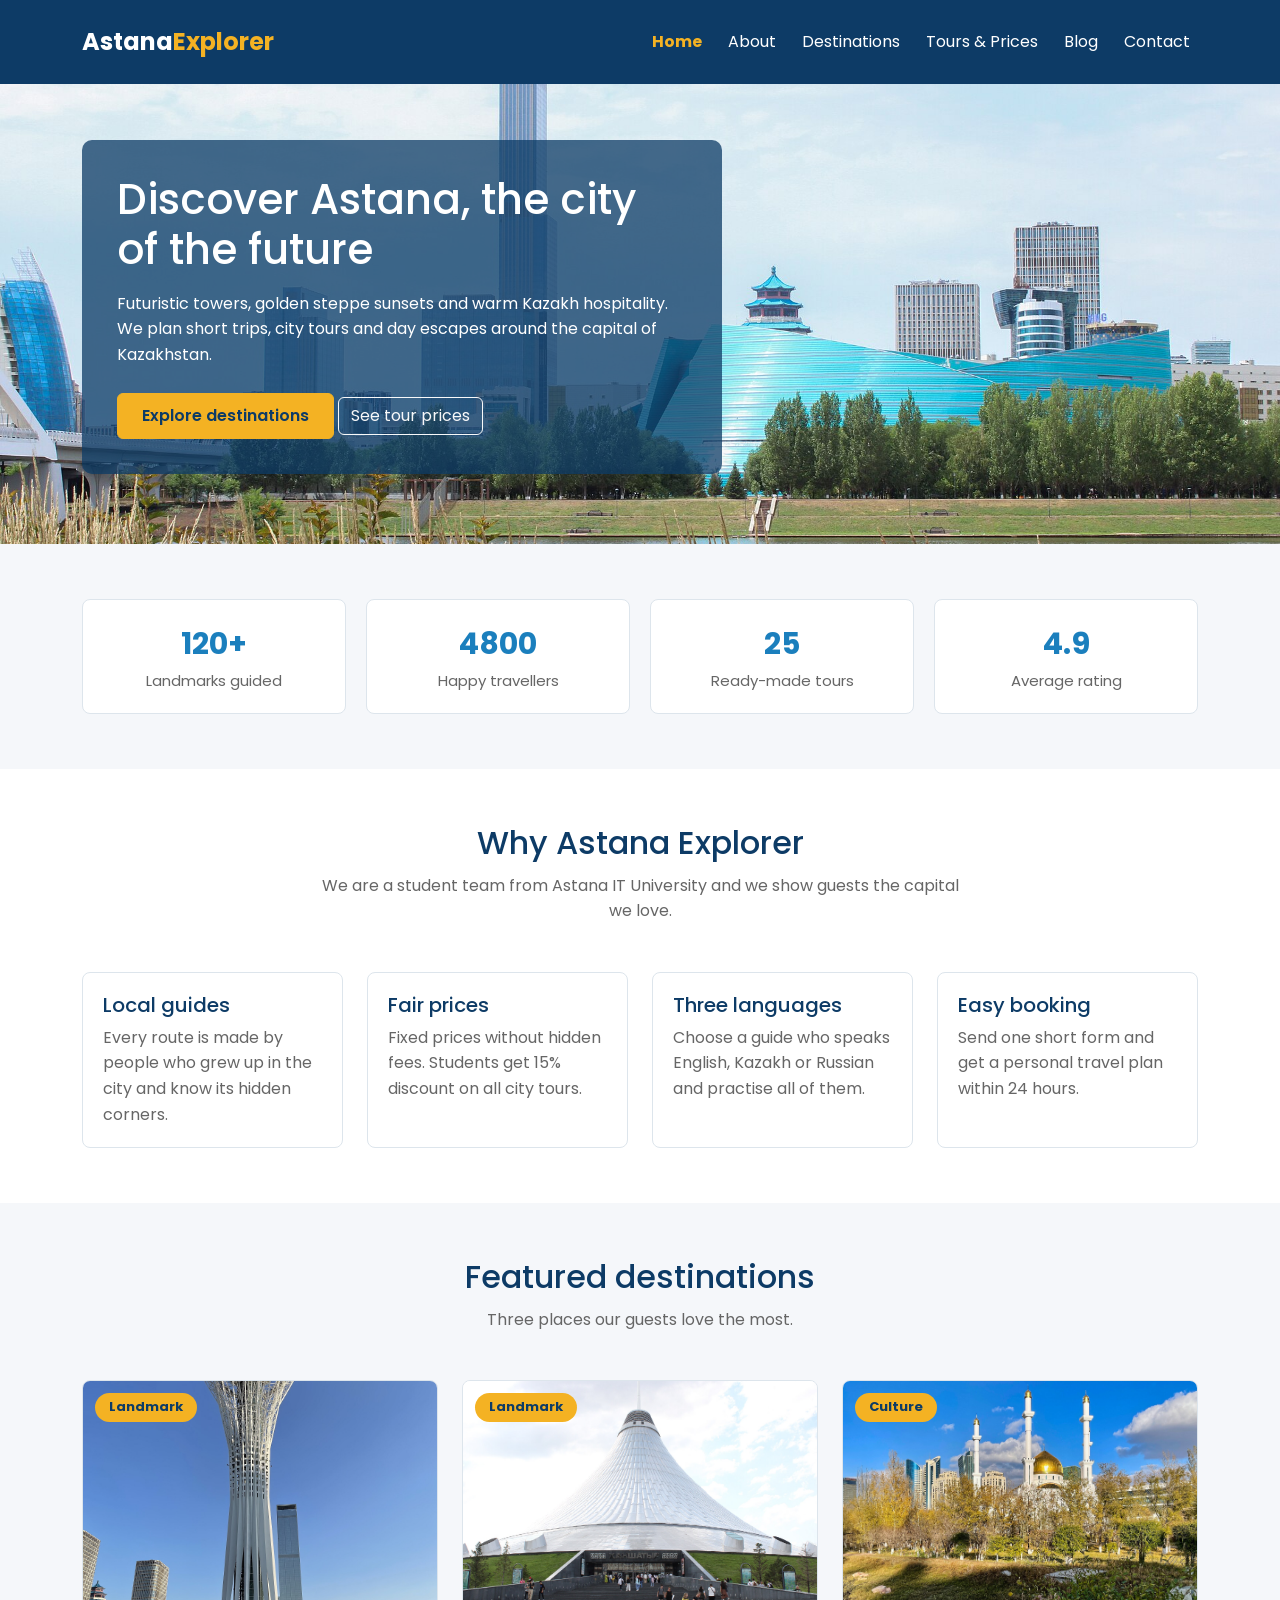
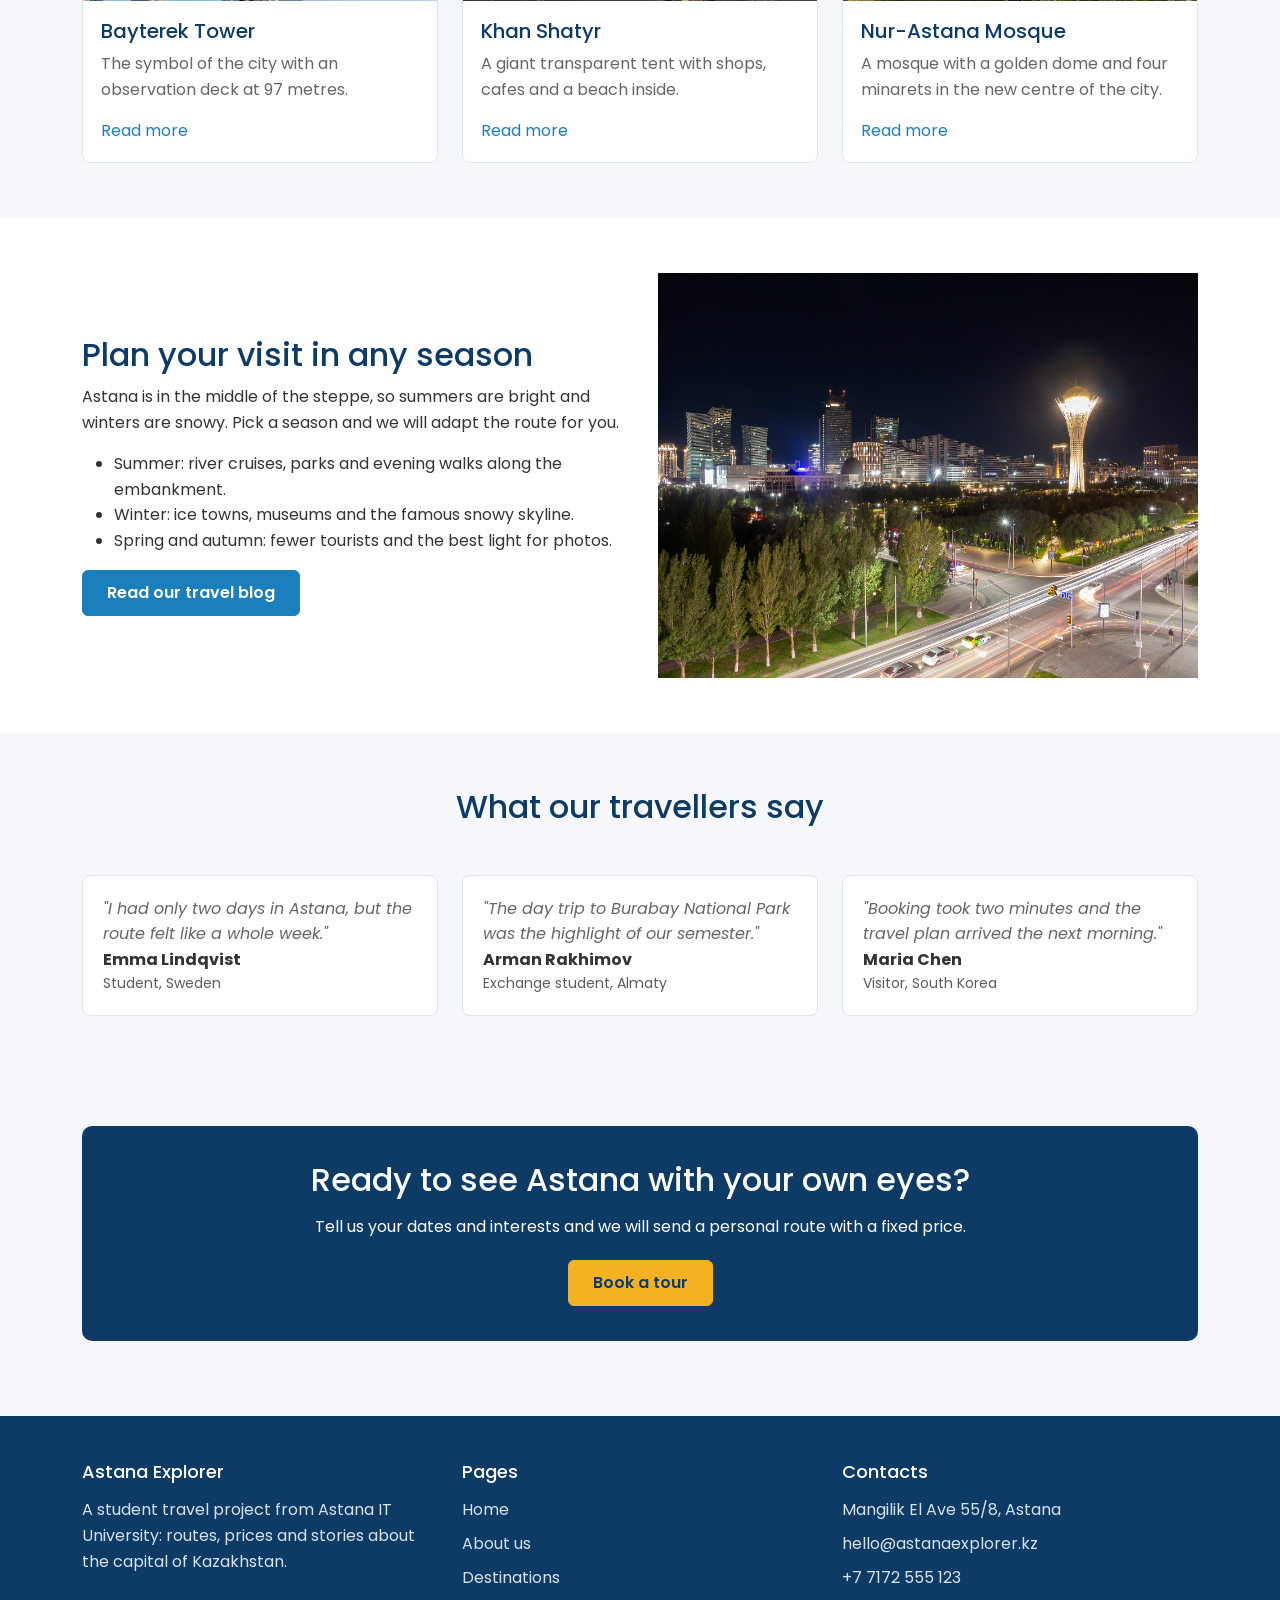
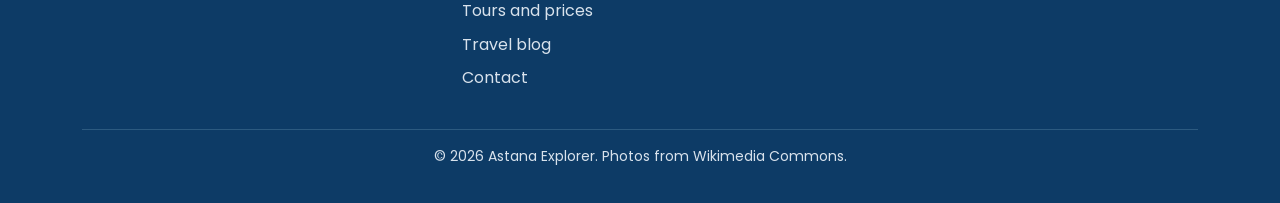
<file: index.html>
<!DOCTYPE html>
<html lang="en">
<head>
  <meta charset="UTF-8">
  <meta name="viewport" content="width=device-width, initial-scale=1">
  <meta name="description" content="Astana Explorer - a travel guide to Astana, Kazakhstan.">
  <title>Astana Explorer | Travel Guide to Astana</title>
  <link rel="preconnect" href="https://fonts.googleapis.com">
  <link href="https://fonts.googleapis.com/css2?family=Poppins:wght@400;600;700&display=swap" rel="stylesheet">
  <link href="https://cdn.jsdelivr.net/npm/bootstrap@5.3.3/dist/css/bootstrap.min.css" rel="stylesheet">
  <link href="css/style.css" rel="stylesheet">
</head>
<body>

  <!-- Header and navigation menu -->
  <header class="site-header">
    <nav class="navbar navbar-expand-lg navbar-dark">
      <div class="container">
        <a class="navbar-brand" href="index.html">Astana<span>Explorer</span></a>
        <button class="navbar-toggler" type="button" data-bs-toggle="collapse" data-bs-target="#menu" aria-label="Toggle navigation">
          <span class="navbar-toggler-icon"></span>
        </button>
        <div class="collapse navbar-collapse" id="menu">
          <ul class="navbar-nav ms-auto">
            <li class="nav-item"><a class="nav-link active" href="index.html">Home</a></li>
            <li class="nav-item"><a class="nav-link" href="about.html">About</a></li>
            <li class="nav-item"><a class="nav-link" href="destinations.html">Destinations</a></li>
            <li class="nav-item"><a class="nav-link" href="tours.html">Tours &amp; Prices</a></li>
            <li class="nav-item"><a class="nav-link" href="blog.html">Blog</a></li>
            <li class="nav-item"><a class="nav-link" href="contact.html">Contact</a></li>
          </ul>
        </div>
      </div>
    </nav>
  </header>

  <main>

    <!-- Hero section -->
    <section class="hero">
      <div class="container">
        <div class="hero-text">
          <h1>Discover Astana, the city of the future</h1>
          <p>
            Futuristic towers, golden steppe sunsets and warm Kazakh hospitality. We plan short trips,
            city tours and day escapes around the capital of Kazakhstan.
          </p>
          <a class="btn btn-gold" href="destinations.html">Explore destinations</a>
          <a class="btn btn-outline-light" href="tours.html">See tour prices</a>
        </div>
      </div>
    </section>

    <!-- Numbers about the project -->
    <section class="section">
      <div class="container">
        <div class="stats">
          <div class="stat-box">
            <strong>120+</strong>
            <span>Landmarks guided</span>
          </div>
          <div class="stat-box">
            <strong>4800</strong>
            <span>Happy travellers</span>
          </div>
          <div class="stat-box">
            <strong>25</strong>
            <span>Ready-made tours</span>
          </div>
          <div class="stat-box">
            <strong>4.9</strong>
            <span>Average rating</span>
          </div>
        </div>
      </div>
    </section>

    <!-- Why our travellers choose us -->
    <section class="section section-white">
      <div class="container">
        <div class="text-center mb-5">
          <h2 class="section-title">Why Astana Explorer</h2>
          <p class="section-text">
            We are a student team from Astana IT University and we show guests the capital we love.
          </p>
        </div>

        <div class="row g-4">
          <div class="col-md-6 col-lg-3">
            <div class="info-box">
              <h3>Local guides</h3>
              <p>Every route is made by people who grew up in the city and know its hidden corners.</p>
            </div>
          </div>
          <div class="col-md-6 col-lg-3">
            <div class="info-box">
              <h3>Fair prices</h3>
              <p>Fixed prices without hidden fees. Students get 15% discount on all city tours.</p>
            </div>
          </div>
          <div class="col-md-6 col-lg-3">
            <div class="info-box">
              <h3>Three languages</h3>
              <p>Choose a guide who speaks English, Kazakh or Russian and practise all of them.</p>
            </div>
          </div>
          <div class="col-md-6 col-lg-3">
            <div class="info-box">
              <h3>Easy booking</h3>
              <p>Send one short form and get a personal travel plan within 24 hours.</p>
            </div>
          </div>
        </div>
      </div>
    </section>

    <!-- Three popular destinations -->
    <section class="section">
      <div class="container">
        <div class="text-center mb-5">
          <h2 class="section-title">Featured destinations</h2>
          <p class="section-text">Three places our guests love the most.</p>
        </div>

        <div class="row g-4">
          <div class="col-md-6 col-lg-4">
            <div class="photo-card">
              <span class="card-badge">Landmark</span>
              <img src="images/bayterek.jpg" alt="Bayterek tower in Astana">
              <div class="card-text">
                <h3>Bayterek Tower</h3>
                <p>The symbol of the city with an observation deck at 97 metres.</p>
                <a href="destinations.html">Read more</a>
              </div>
            </div>
          </div>
          <div class="col-md-6 col-lg-4">
            <div class="photo-card">
              <span class="card-badge">Landmark</span>
              <img src="images/khan-shatyr.jpg" alt="Khan Shatyr shopping mall in Astana">
              <div class="card-text">
                <h3>Khan Shatyr</h3>
                <p>A giant transparent tent with shops, cafes and a beach inside.</p>
                <a href="destinations.html">Read more</a>
              </div>
            </div>
          </div>
          <div class="col-md-6 col-lg-4">
            <div class="photo-card">
              <span class="card-badge">Culture</span>
              <img src="images/nur-astana-mosque.jpg" alt="Nur-Astana mosque with a golden dome">
              <div class="card-text">
                <h3>Nur-Astana Mosque</h3>
                <p>A mosque with a golden dome and four minarets in the new centre of the city.</p>
                <a href="destinations.html">Read more</a>
              </div>
            </div>
          </div>
        </div>
      </div>
    </section>

    <!-- Two columns: text and photo -->
    <section class="section section-white">
      <div class="container">
        <div class="two-columns">
          <div>
            <h2 class="section-title">Plan your visit in any season</h2>
            <p>
              Astana is in the middle of the steppe, so summers are bright and winters are snowy.
              Pick a season and we will adapt the route for you.
            </p>
            <ul>
              <li>Summer: river cruises, parks and evening walks along the embankment.</li>
              <li>Winter: ice towns, museums and the famous snowy skyline.</li>
              <li>Spring and autumn: fewer tourists and the best light for photos.</li>
            </ul>
            <a class="btn btn-blue" href="blog.html">Read our travel blog</a>
          </div>
          <div>
            <img src="images/astana-night.jpg" alt="Astana business centre at night">
          </div>
        </div>
      </div>
    </section>

    <!-- Reviews -->
    <section class="section">
      <div class="container">
        <div class="text-center mb-5">
          <h2 class="section-title">What our travellers say</h2>
        </div>

        <div class="row g-4">
          <div class="col-md-4">
            <div class="info-box">
              <p><em>"I had only two days in Astana, but the route felt like a whole week."</em></p>
              <strong>Emma Lindqvist</strong>
              <p class="small text-muted mb-0">Student, Sweden</p>
            </div>
          </div>
          <div class="col-md-4">
            <div class="info-box">
              <p><em>"The day trip to Burabay National Park was the highlight of our semester."</em></p>
              <strong>Arman Rakhimov</strong>
              <p class="small text-muted mb-0">Exchange student, Almaty</p>
            </div>
          </div>
          <div class="col-md-4">
            <div class="info-box">
              <p><em>"Booking took two minutes and the travel plan arrived the next morning."</em></p>
              <strong>Maria Chen</strong>
              <p class="small text-muted mb-0">Visitor, South Korea</p>
            </div>
          </div>
        </div>
      </div>
    </section>

    <!-- Call to action -->
    <section class="section">
      <div class="container">
        <div class="cta-box">
          <h2>Ready to see Astana with your own eyes?</h2>
          <p>Tell us your dates and interests and we will send a personal route with a fixed price.</p>
          <a class="btn btn-gold" href="contact.html">Book a tour</a>
        </div>
      </div>
    </section>

  </main>

  <!-- Footer -->
  <footer class="site-footer">
    <div class="container">
      <div class="row">
        <div class="col-md-4 footer-column">
          <h4>Astana Explorer</h4>
          <p>
            A student travel project from Astana IT University: routes, prices and stories about the
            capital of Kazakhstan.
          </p>
        </div>
        <div class="col-md-4 footer-column">
          <h4>Pages</h4>
          <ul class="footer-list">
            <li><a href="index.html">Home</a></li>
            <li><a href="about.html">About us</a></li>
            <li><a href="destinations.html">Destinations</a></li>
            <li><a href="tours.html">Tours and prices</a></li>
            <li><a href="blog.html">Travel blog</a></li>
            <li><a href="contact.html">Contact</a></li>
          </ul>
        </div>
        <div class="col-md-4 footer-column">
          <h4>Contacts</h4>
          <ul class="footer-list">
            <li>Mangilik El Ave 55/8, Astana</li>
            <li><a href="mailto:hello@astanaexplorer.kz">hello@astanaexplorer.kz</a></li>
            <li><a href="tel:+77172555123">+7&nbsp;7172&nbsp;555&nbsp;123</a></li>
          </ul>
        </div>
      </div>
      <p class="copyright">&copy; 2026 Astana Explorer. Photos from Wikimedia Commons.</p>
    </div>
  </footer>

  <script src="https://cdn.jsdelivr.net/npm/bootstrap@5.3.3/dist/js/bootstrap.bundle.min.js"></script>
</body>
</html>
</file>
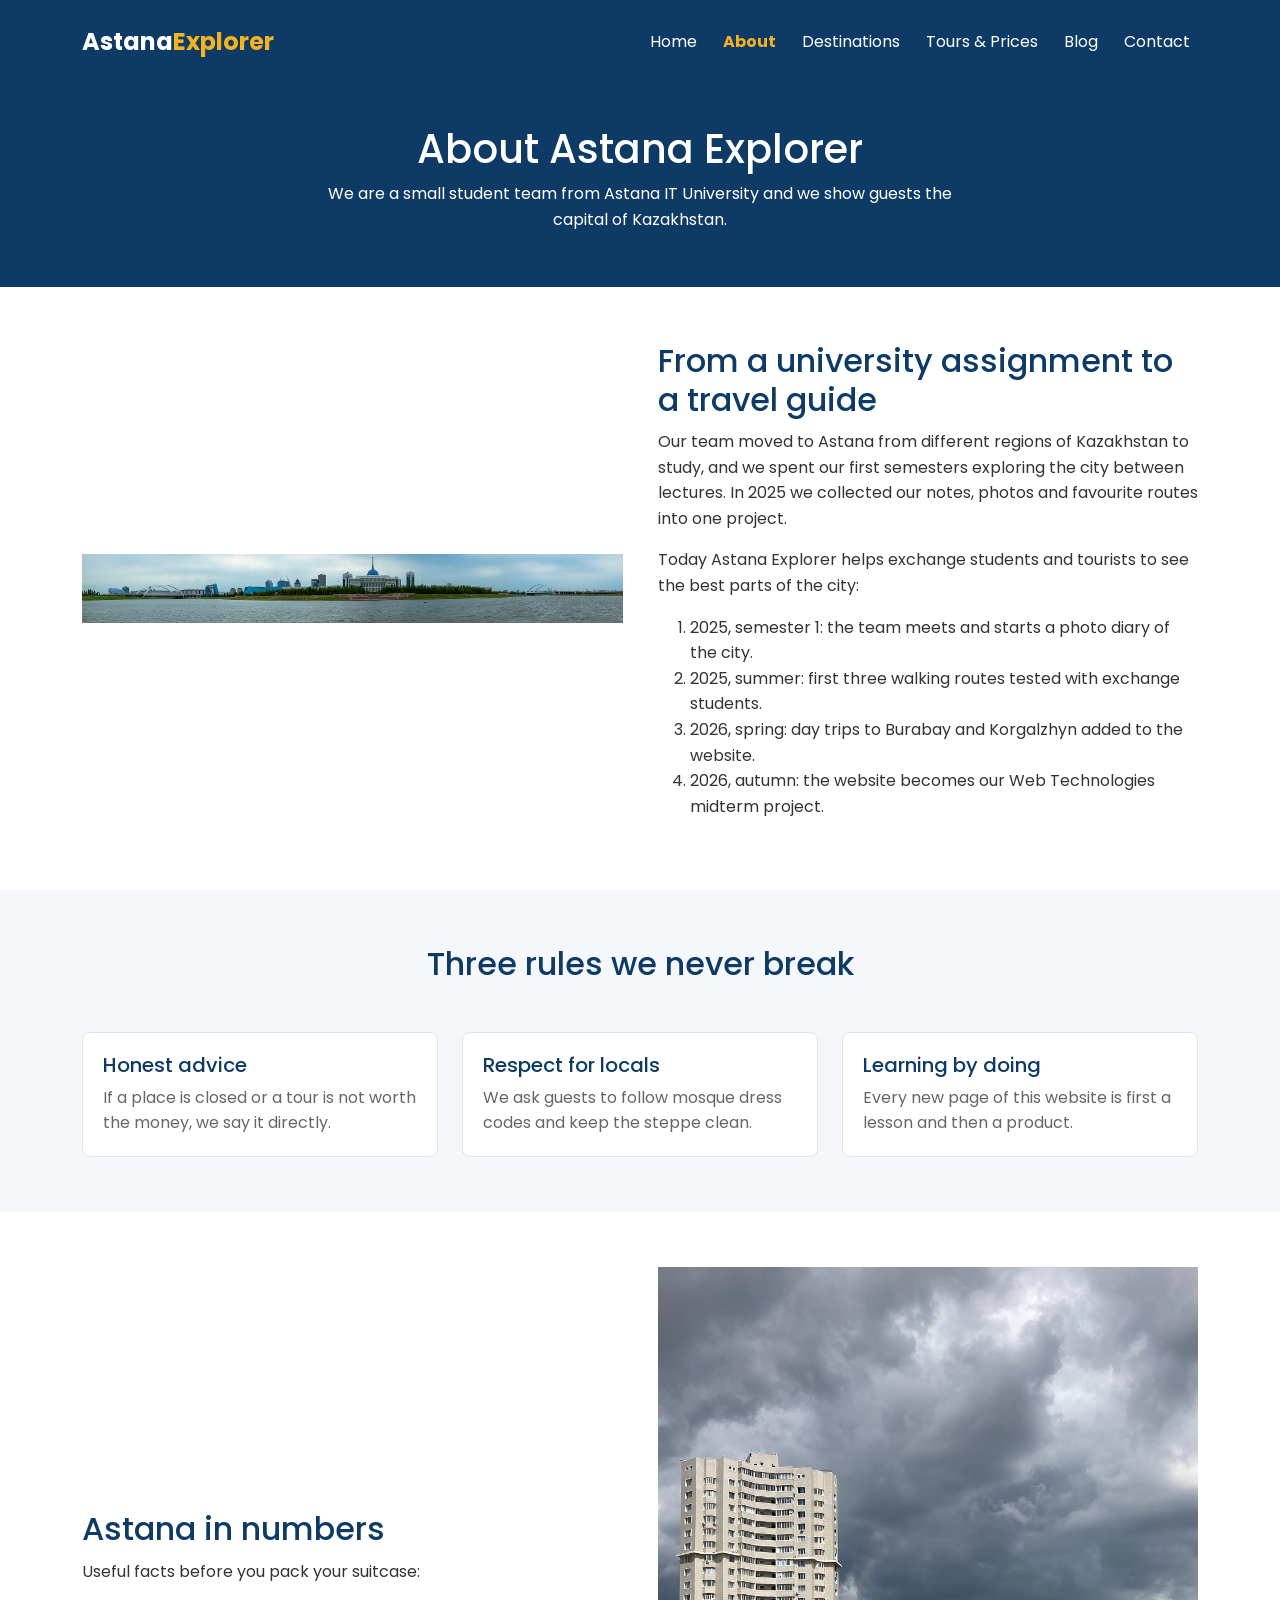
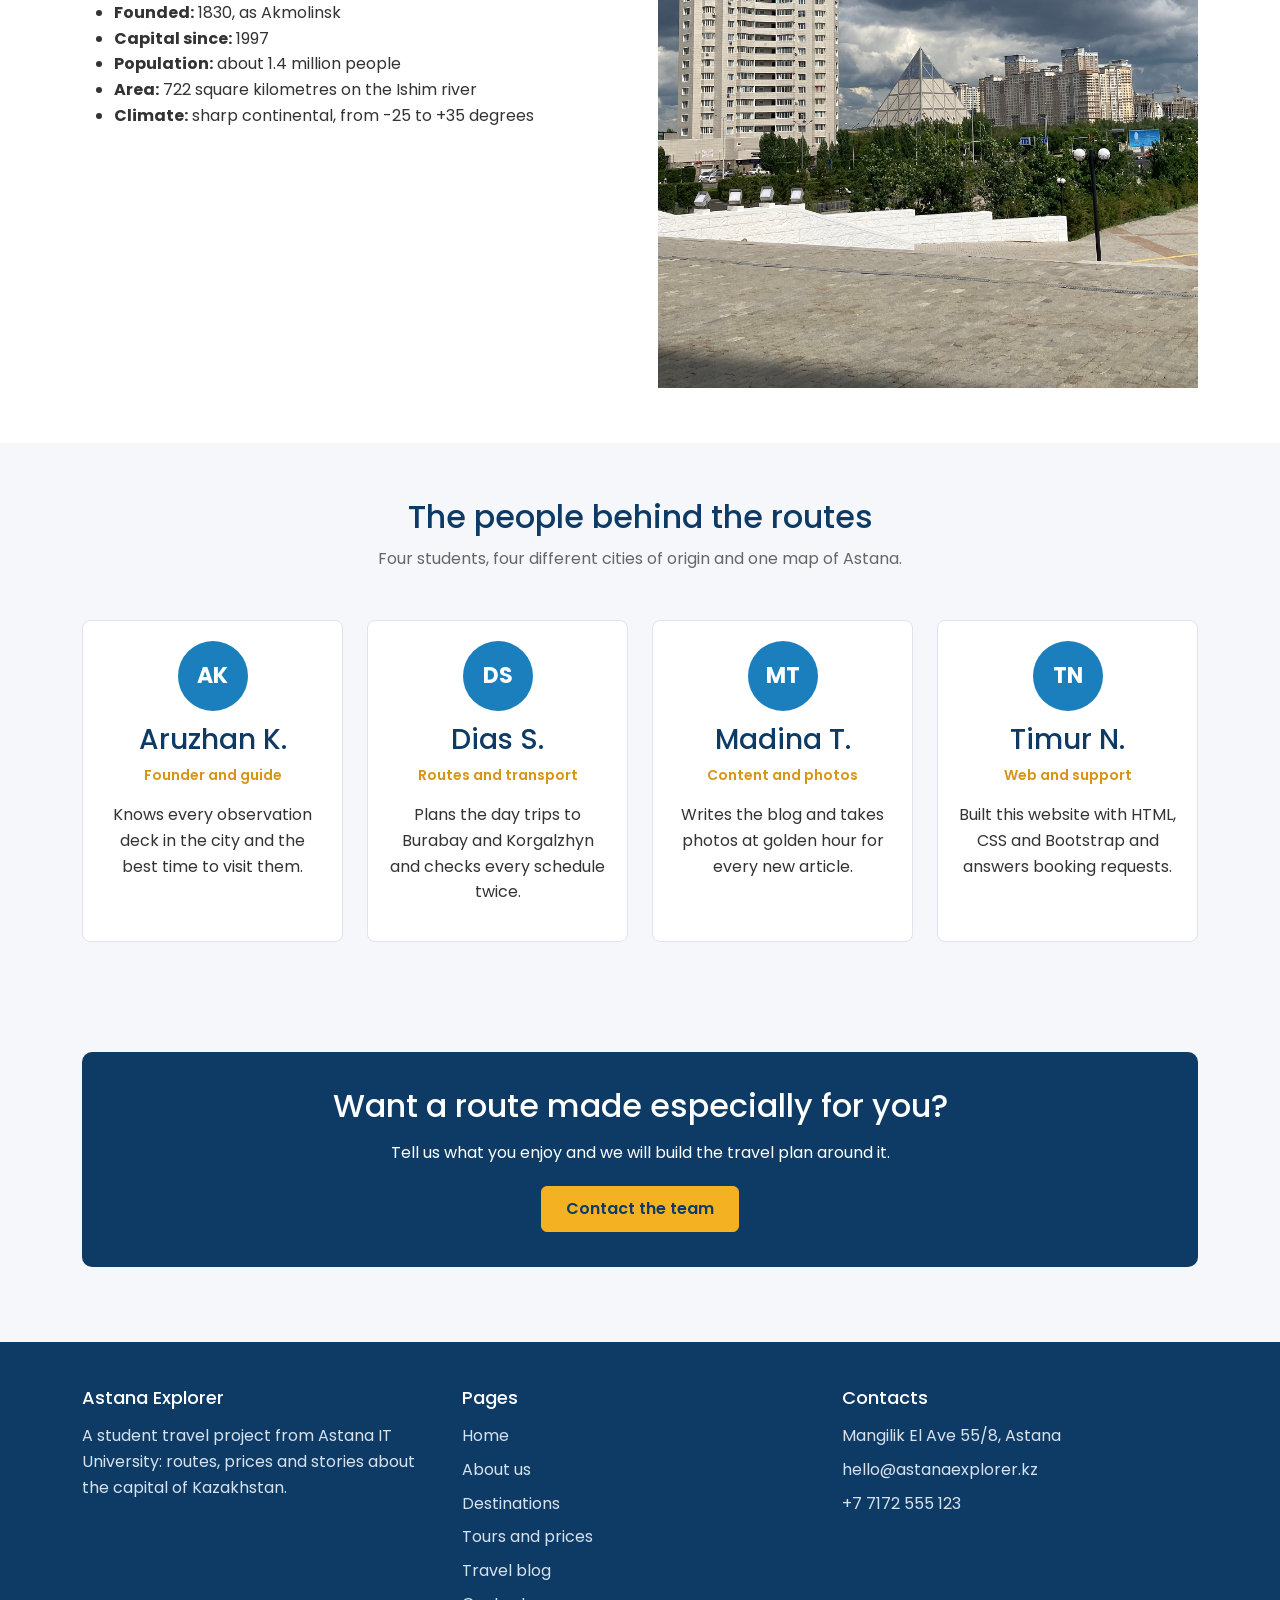
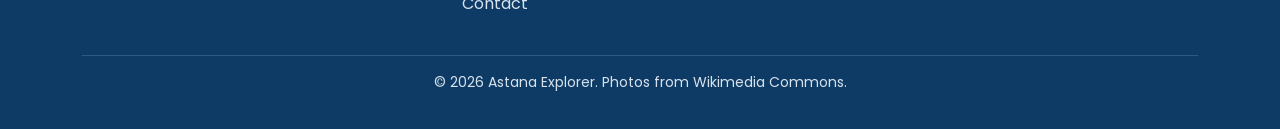
<file: about.html>
<!DOCTYPE html>
<html lang="en">
<head>
  <meta charset="UTF-8">
  <meta name="viewport" content="width=device-width, initial-scale=1">
  <meta name="description" content="About the Astana Explorer project and the student team behind it.">
  <title>About Us | Astana Explorer</title>
  <link rel="preconnect" href="https://fonts.googleapis.com">
  <link href="https://fonts.googleapis.com/css2?family=Poppins:wght@400;600;700&display=swap" rel="stylesheet">
  <link href="https://cdn.jsdelivr.net/npm/bootstrap@5.3.3/dist/css/bootstrap.min.css" rel="stylesheet">
  <link href="css/style.css" rel="stylesheet">
</head>
<body>

  <!-- Header and navigation menu -->
  <header class="site-header">
    <nav class="navbar navbar-expand-lg navbar-dark">
      <div class="container">
        <a class="navbar-brand" href="index.html">Astana<span>Explorer</span></a>
        <button class="navbar-toggler" type="button" data-bs-toggle="collapse" data-bs-target="#menu" aria-label="Toggle navigation">
          <span class="navbar-toggler-icon"></span>
        </button>
        <div class="collapse navbar-collapse" id="menu">
          <ul class="navbar-nav ms-auto">
            <li class="nav-item"><a class="nav-link" href="index.html">Home</a></li>
            <li class="nav-item"><a class="nav-link active" href="about.html">About</a></li>
            <li class="nav-item"><a class="nav-link" href="destinations.html">Destinations</a></li>
            <li class="nav-item"><a class="nav-link" href="tours.html">Tours &amp; Prices</a></li>
            <li class="nav-item"><a class="nav-link" href="blog.html">Blog</a></li>
            <li class="nav-item"><a class="nav-link" href="contact.html">Contact</a></li>
          </ul>
        </div>
      </div>
    </nav>
  </header>

  <main>

    <!-- Page header -->
    <section class="page-header">
      <div class="container">
        <h1>About Astana Explorer</h1>
        <p>
          We are a small student team from Astana IT University and we show guests the capital
          of Kazakhstan.
        </p>
      </div>
    </section>

    <!-- Our story -->
    <section class="section section-white">
      <div class="container">
        <div class="two-columns">
          <div>
            <img src="images/nur-sultan-street.jpg" alt="Ak Orda Presidential Palace in Astana">
          </div>
          <div>
            <h2 class="section-title">From a university assignment to a travel guide</h2>
            <p>
              Our team moved to Astana from different regions of Kazakhstan to study, and we spent
              our first semesters exploring the city between lectures. In 2025 we collected our notes,
              photos and favourite routes into one project.
            </p>
            <p>Today Astana Explorer helps exchange students and tourists to see the best parts of the city:</p>
            <ol>
              <li>2025, semester 1: the team meets and starts a photo diary of the city.</li>
              <li>2025, summer: first three walking routes tested with exchange students.</li>
              <li>2026, spring: day trips to Burabay and Korgalzhyn added to the website.</li>
              <li>2026, autumn: the website becomes our Web Technologies midterm project.</li>
            </ol>
          </div>
        </div>
      </div>
    </section>

    <!-- Our values -->
    <section class="section">
      <div class="container">
        <div class="text-center mb-5">
          <h2 class="section-title">Three rules we never break</h2>
        </div>

        <div class="row g-4">
          <div class="col-md-4">
            <div class="info-box">
              <h3>Honest advice</h3>
              <p>If a place is closed or a tour is not worth the money, we say it directly.</p>
            </div>
          </div>
          <div class="col-md-4">
            <div class="info-box">
              <h3>Respect for locals</h3>
              <p>We ask guests to follow mosque dress codes and keep the steppe clean.</p>
            </div>
          </div>
          <div class="col-md-4">
            <div class="info-box">
              <h3>Learning by doing</h3>
              <p>Every new page of this website is first a lesson and then a product.</p>
            </div>
          </div>
        </div>
      </div>
    </section>

    <!-- Facts about the city -->
    <section class="section section-white">
      <div class="container">
        <div class="two-columns">
          <div>
            <h2 class="section-title">Astana in numbers</h2>
            <p>Useful facts before you pack your suitcase:</p>
            <ul>
              <li><strong>Founded:</strong> 1830, as Akmolinsk</li>
              <li><strong>Capital since:</strong> 1997</li>
              <li><strong>Population:</strong> about 1.4 million people</li>
              <li><strong>Area:</strong> 722 square kilometres on the Ishim river</li>
              <li><strong>Climate:</strong> sharp continental, from -25 to +35 degrees</li>
            </ul>
          </div>
          <div>
            <img src="images/palace-peace.jpg" alt="Palace of Peace and Reconciliation in Astana">
          </div>
        </div>
      </div>
    </section>

    <!-- Team -->
    <section class="section">
      <div class="container">
        <div class="text-center mb-5">
          <h2 class="section-title">The people behind the routes</h2>
          <p class="section-text">Four students, four different cities of origin and one map of Astana.</p>
        </div>

        <div class="row g-4">
          <div class="col-sm-6 col-lg-3">
            <div class="team-card">
              <span class="avatar">AK</span>
              <h3>Aruzhan K.</h3>
              <p class="team-role">Founder and guide</p>
              <p>Knows every observation deck in the city and the best time to visit them.</p>
            </div>
          </div>
          <div class="col-sm-6 col-lg-3">
            <div class="team-card">
              <span class="avatar">DS</span>
              <h3>Dias S.</h3>
              <p class="team-role">Routes and transport</p>
              <p>Plans the day trips to Burabay and Korgalzhyn and checks every schedule twice.</p>
            </div>
          </div>
          <div class="col-sm-6 col-lg-3">
            <div class="team-card">
              <span class="avatar">MT</span>
              <h3>Madina T.</h3>
              <p class="team-role">Content and photos</p>
              <p>Writes the blog and takes photos at golden hour for every new article.</p>
            </div>
          </div>
          <div class="col-sm-6 col-lg-3">
            <div class="team-card">
              <span class="avatar">TN</span>
              <h3>Timur N.</h3>
              <p class="team-role">Web and support</p>
              <p>Built this website with HTML, CSS and Bootstrap and answers booking requests.</p>
            </div>
          </div>
        </div>
      </div>
    </section>

    <!-- Call to action -->
    <section class="section">
      <div class="container">
        <div class="cta-box">
          <h2>Want a route made especially for you?</h2>
          <p>Tell us what you enjoy and we will build the travel plan around it.</p>
          <a class="btn btn-gold" href="contact.html">Contact the team</a>
        </div>
      </div>
    </section>

  </main>

  <!-- Footer -->
  <footer class="site-footer">
    <div class="container">
      <div class="row">
        <div class="col-md-4 footer-column">
          <h4>Astana Explorer</h4>
          <p>
            A student travel project from Astana IT University: routes, prices and stories about the
            capital of Kazakhstan.
          </p>
        </div>
        <div class="col-md-4 footer-column">
          <h4>Pages</h4>
          <ul class="footer-list">
            <li><a href="index.html">Home</a></li>
            <li><a href="about.html">About us</a></li>
            <li><a href="destinations.html">Destinations</a></li>
            <li><a href="tours.html">Tours and prices</a></li>
            <li><a href="blog.html">Travel blog</a></li>
            <li><a href="contact.html">Contact</a></li>
          </ul>
        </div>
        <div class="col-md-4 footer-column">
          <h4>Contacts</h4>
          <ul class="footer-list">
            <li>Mangilik El Ave 55/8, Astana</li>
            <li><a href="mailto:hello@astanaexplorer.kz">hello@astanaexplorer.kz</a></li>
            <li><a href="tel:+77172555123">+7&nbsp;7172&nbsp;555&nbsp;123</a></li>
          </ul>
        </div>
      </div>
      <p class="copyright">&copy; 2026 Astana Explorer. Photos from Wikimedia Commons.</p>
    </div>
  </footer>

  <script src="https://cdn.jsdelivr.net/npm/bootstrap@5.3.3/dist/js/bootstrap.bundle.min.js"></script>
</body>
</html>
</file>
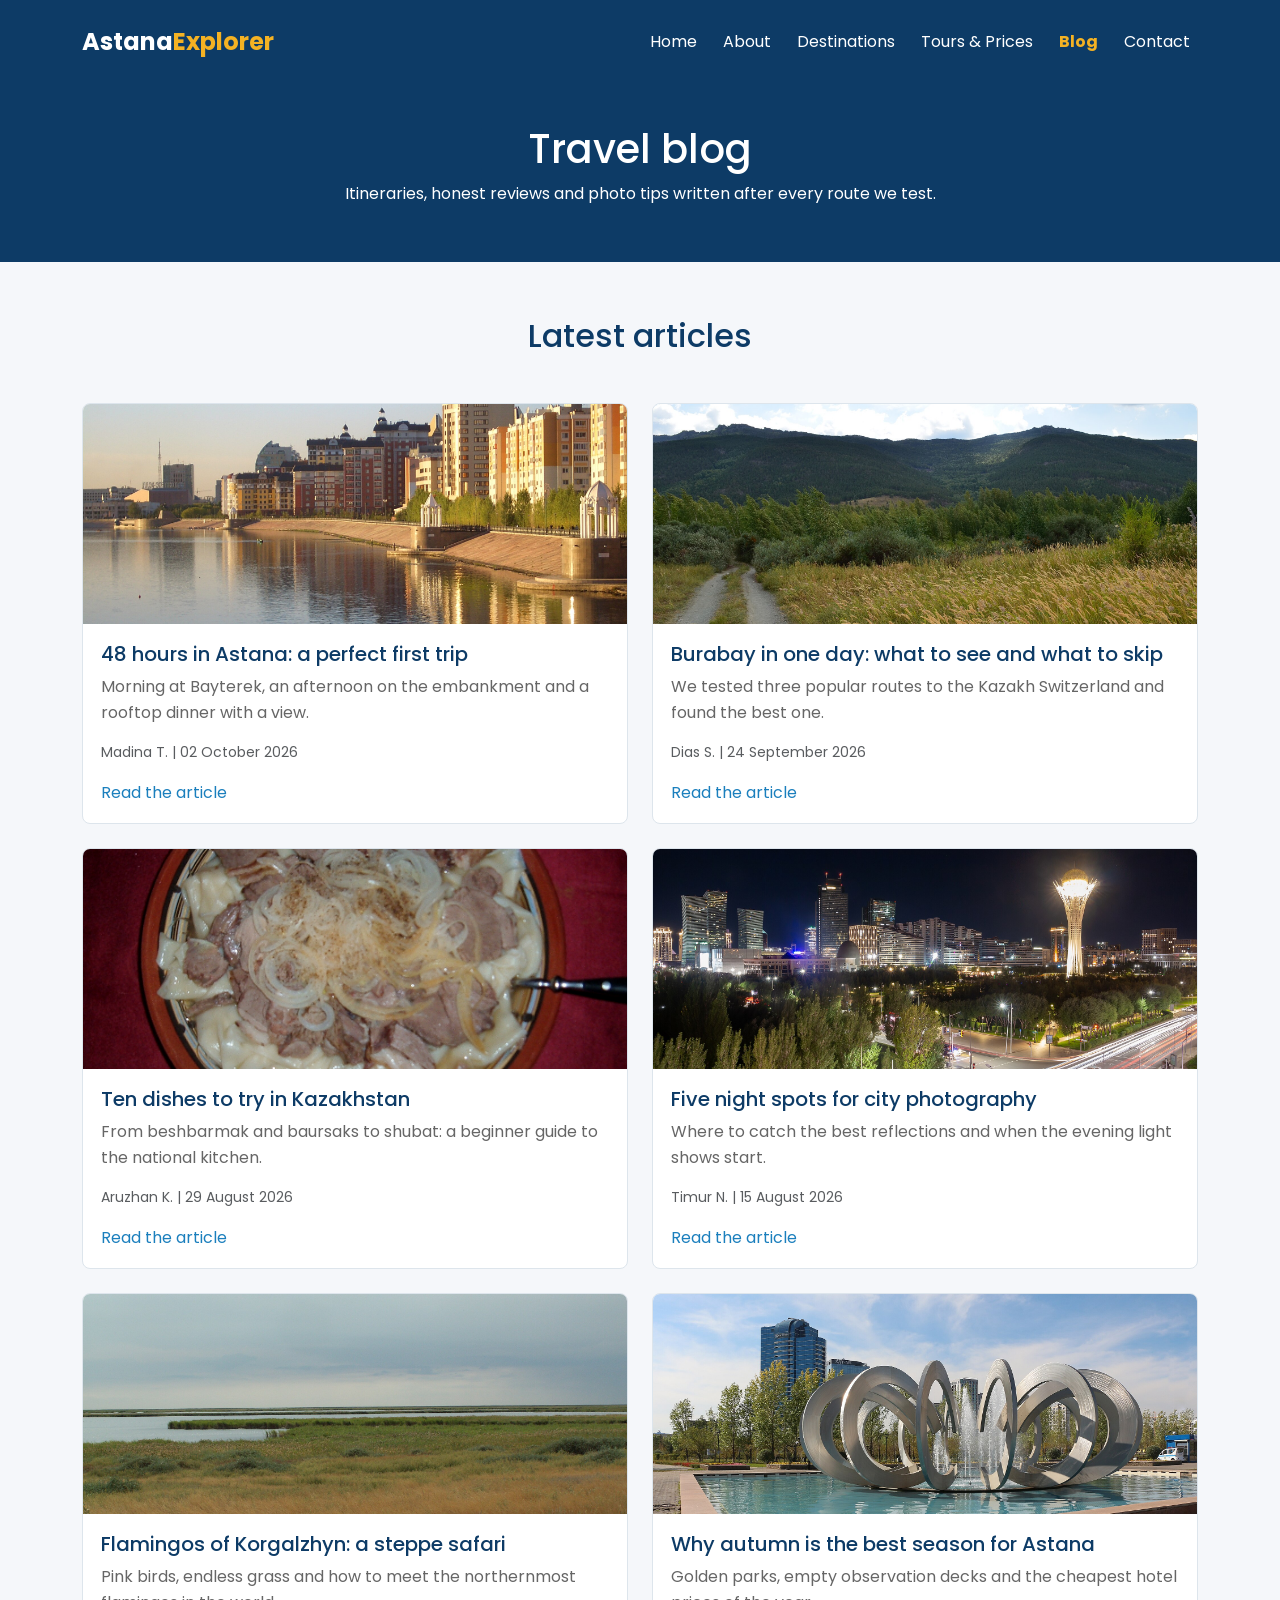
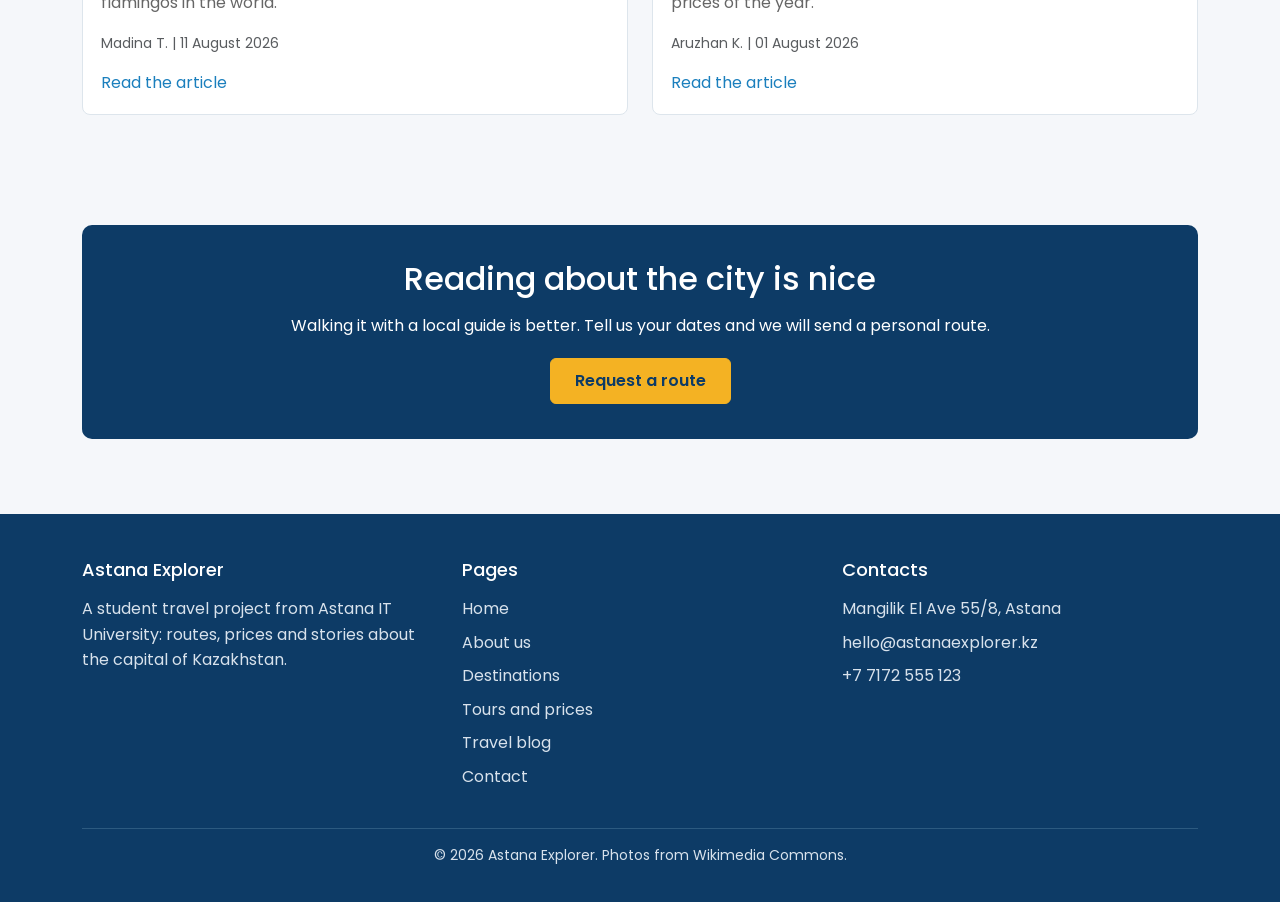
<file: blog.html>
<!DOCTYPE html>
<html lang="en">
<head>
  <meta charset="UTF-8">
  <meta name="viewport" content="width=device-width, initial-scale=1">
  <meta name="description" content="Travel blog of Astana Explorer: itineraries, day trips and food guides.">
  <title>Travel Blog | Astana Explorer</title>
  <link rel="preconnect" href="https://fonts.googleapis.com">
  <link href="https://fonts.googleapis.com/css2?family=Poppins:wght@400;600;700&display=swap" rel="stylesheet">
  <link href="https://cdn.jsdelivr.net/npm/bootstrap@5.3.3/dist/css/bootstrap.min.css" rel="stylesheet">
  <link href="css/style.css" rel="stylesheet">
</head>
<body>

  <!-- Header and navigation menu -->
  <header class="site-header">
    <nav class="navbar navbar-expand-lg navbar-dark">
      <div class="container">
        <a class="navbar-brand" href="index.html">Astana<span>Explorer</span></a>
        <button class="navbar-toggler" type="button" data-bs-toggle="collapse" data-bs-target="#menu" aria-label="Toggle navigation">
          <span class="navbar-toggler-icon"></span>
        </button>
        <div class="collapse navbar-collapse" id="menu">
          <ul class="navbar-nav ms-auto">
            <li class="nav-item"><a class="nav-link" href="index.html">Home</a></li>
            <li class="nav-item"><a class="nav-link" href="about.html">About</a></li>
            <li class="nav-item"><a class="nav-link" href="destinations.html">Destinations</a></li>
            <li class="nav-item"><a class="nav-link" href="tours.html">Tours &amp; Prices</a></li>
            <li class="nav-item"><a class="nav-link active" href="blog.html">Blog</a></li>
            <li class="nav-item"><a class="nav-link" href="contact.html">Contact</a></li>
          </ul>
        </div>
      </div>
    </nav>
  </header>

  <main>

    <!-- Page header -->
    <section class="page-header">
      <div class="container">
        <h1>Travel blog</h1>
        <p>Itineraries, honest reviews and photo tips written after every route we test.</p>
      </div>
    </section>

    <!-- Articles -->
    <section class="section">
      <div class="container">
        <div class="text-center mb-5">
          <h2 class="section-title">Latest articles</h2>
        </div>

        <div class="row g-4">
          <div class="col-md-6">
            <div class="photo-card">
              <img src="images/ishim-river.jpg" alt="Ishim river embankment in the centre of Astana">
              <div class="card-text">
                <h3>48 hours in Astana: a perfect first trip</h3>
                <p>Morning at Bayterek, an afternoon on the embankment and a rooftop dinner with a view.</p>
                <p class="small text-muted">Madina T. | 02 October 2026</p>
                <a href="blog.html">Read the article</a>
              </div>
            </div>
          </div>
          <div class="col-md-6">
            <div class="photo-card">
              <img src="images/burabay.jpg" alt="Lakes and pine forest of Burabay National Park">
              <div class="card-text">
                <h3>Burabay in one day: what to see and what to skip</h3>
                <p>We tested three popular routes to the Kazakh Switzerland and found the best one.</p>
                <p class="small text-muted">Dias S. | 24 September 2026</p>
                <a href="blog.html">Read the article</a>
              </div>
            </div>
          </div>
          <div class="col-md-6">
            <div class="photo-card">
              <img src="images/trip-food.jpg" alt="Traditional Kazakh dish beshbarmak">
              <div class="card-text">
                <h3>Ten dishes to try in Kazakhstan</h3>
                <p>From beshbarmak and baursaks to shubat: a beginner guide to the national kitchen.</p>
                <p class="small text-muted">Aruzhan K. | 29 August 2026</p>
                <a href="blog.html">Read the article</a>
              </div>
            </div>
          </div>
          <div class="col-md-6">
            <div class="photo-card">
              <img src="images/astana-night.jpg" alt="Illuminated towers of Astana at night">
              <div class="card-text">
                <h3>Five night spots for city photography</h3>
                <p>Where to catch the best reflections and when the evening light shows start.</p>
                <p class="small text-muted">Timur N. | 15 August 2026</p>
                <a href="blog.html">Read the article</a>
              </div>
            </div>
          </div>
          <div class="col-md-6">
            <div class="photo-card">
              <img src="images/korgalzhyn.jpg" alt="Steppe lake in the Korgalzhyn nature reserve">
              <div class="card-text">
                <h3>Flamingos of Korgalzhyn: a steppe safari</h3>
                <p>Pink birds, endless grass and how to meet the northernmost flamingos in the world.</p>
                <p class="small text-muted">Madina T. | 11 August 2026</p>
                <a href="blog.html">Read the article</a>
              </div>
            </div>
          </div>
          <div class="col-md-6">
            <div class="photo-card">
              <img src="images/central-park.jpg" alt="Fountain and green alley in an Astana park">
              <div class="card-text">
                <h3>Why autumn is the best season for Astana</h3>
                <p>Golden parks, empty observation decks and the cheapest hotel prices of the year.</p>
                <p class="small text-muted">Aruzhan K. | 01 August 2026</p>
                <a href="blog.html">Read the article</a>
              </div>
            </div>
          </div>
        </div>
      </div>
    </section>

    <!-- Call to action -->
    <section class="section">
      <div class="container">
        <div class="cta-box">
          <h2>Reading about the city is nice</h2>
          <p>Walking it with a local guide is better. Tell us your dates and we will send a personal route.</p>
          <a class="btn btn-gold" href="contact.html">Request a route</a>
        </div>
      </div>
    </section>

  </main>

  <!-- Footer -->
  <footer class="site-footer">
    <div class="container">
      <div class="row">
        <div class="col-md-4 footer-column">
          <h4>Astana Explorer</h4>
          <p>
            A student travel project from Astana IT University: routes, prices and stories about the
            capital of Kazakhstan.
          </p>
        </div>
        <div class="col-md-4 footer-column">
          <h4>Pages</h4>
          <ul class="footer-list">
            <li><a href="index.html">Home</a></li>
            <li><a href="about.html">About us</a></li>
            <li><a href="destinations.html">Destinations</a></li>
            <li><a href="tours.html">Tours and prices</a></li>
            <li><a href="blog.html">Travel blog</a></li>
            <li><a href="contact.html">Contact</a></li>
          </ul>
        </div>
        <div class="col-md-4 footer-column">
          <h4>Contacts</h4>
          <ul class="footer-list">
            <li>Mangilik El Ave 55/8, Astana</li>
            <li><a href="mailto:hello@astanaexplorer.kz">hello@astanaexplorer.kz</a></li>
            <li><a href="tel:+77172555123">+7&nbsp;7172&nbsp;555&nbsp;123</a></li>
          </ul>
        </div>
      </div>
      <p class="copyright">&copy; 2026 Astana Explorer. Photos from Wikimedia Commons.</p>
    </div>
  </footer>

  <script src="https://cdn.jsdelivr.net/npm/bootstrap@5.3.3/dist/js/bootstrap.bundle.min.js"></script>
</body>
</html>
</file>
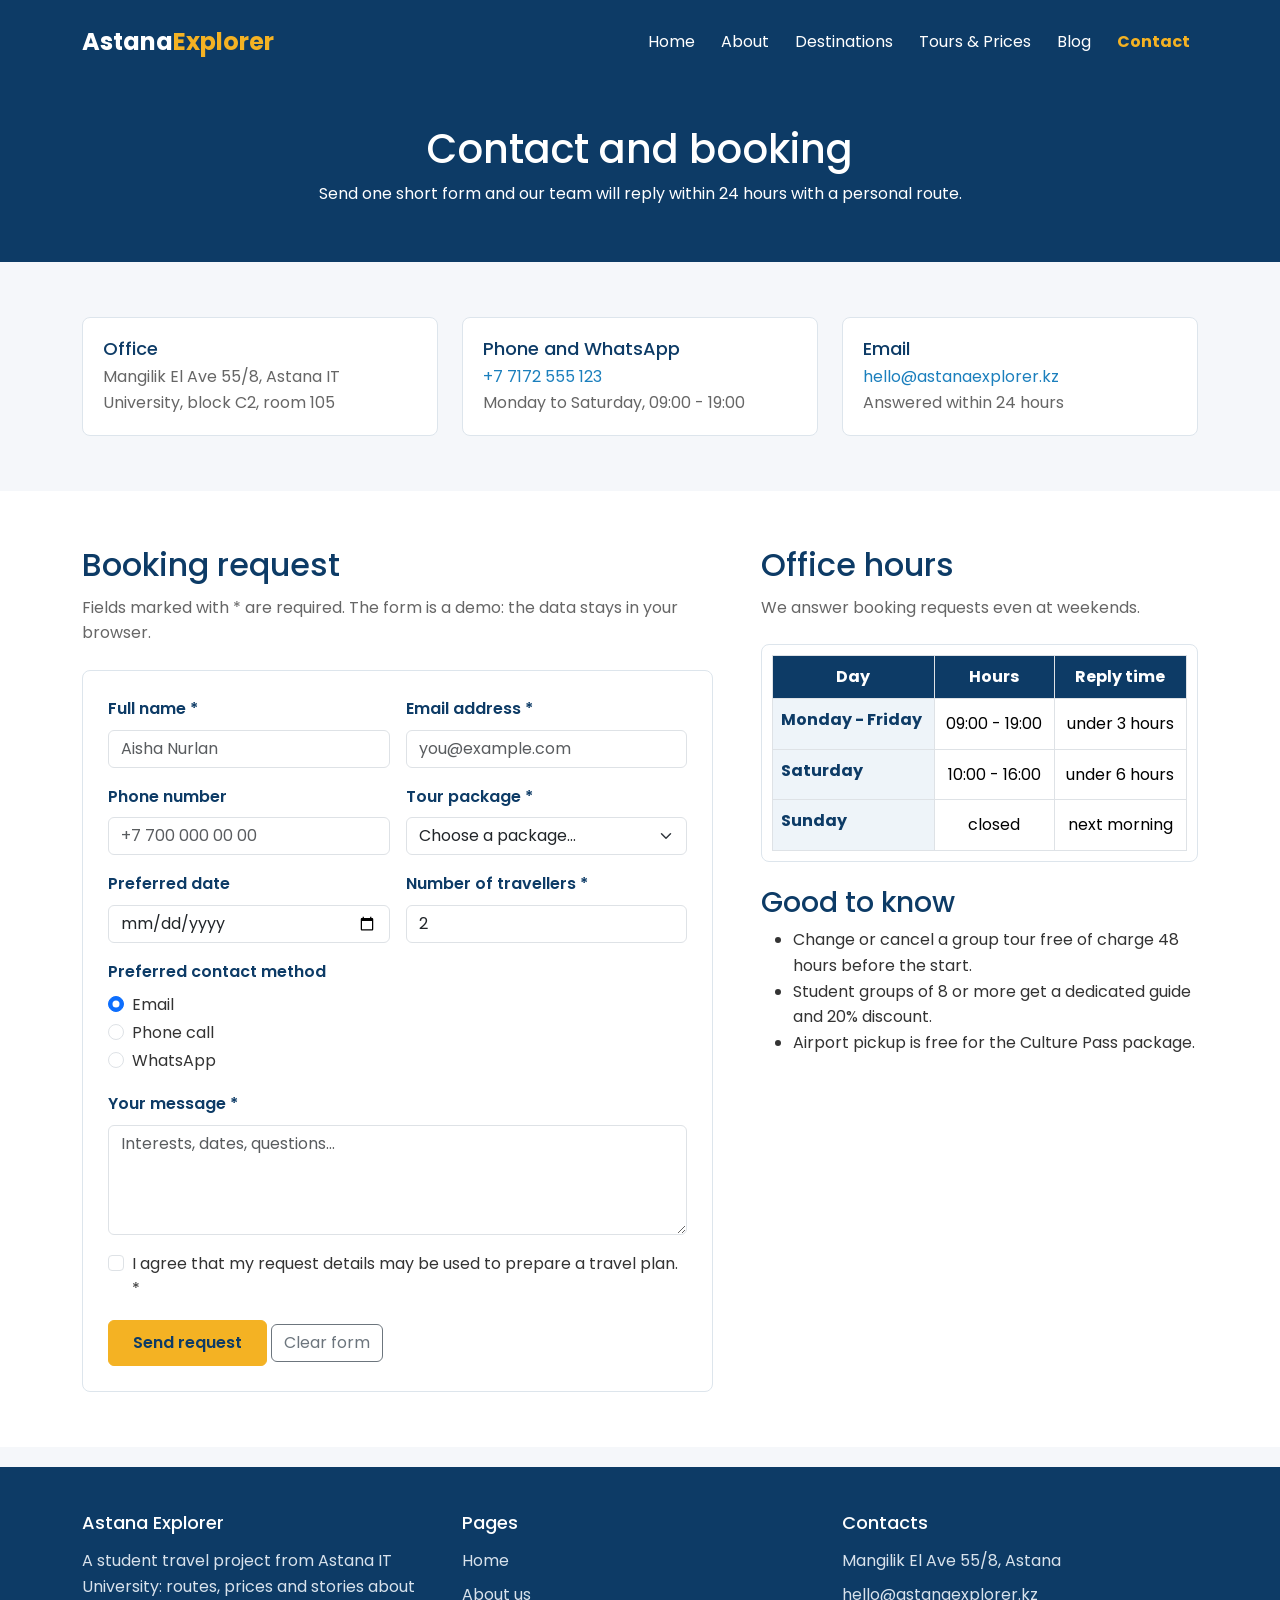
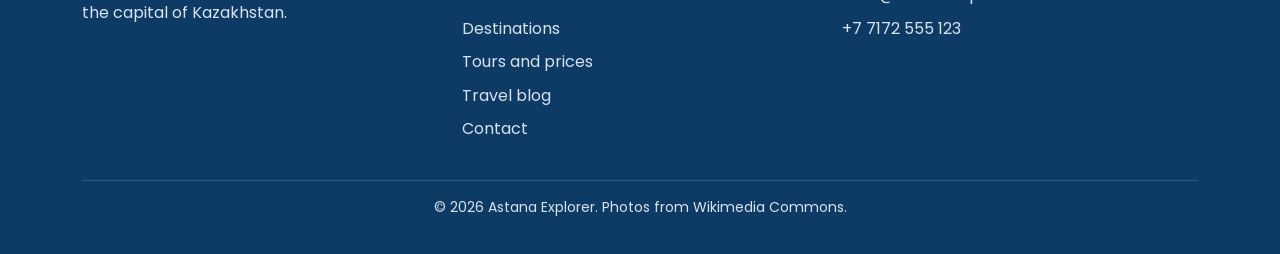
<file: contact.html>
<!DOCTYPE html>
<html lang="en">
<head>
  <meta charset="UTF-8">
  <meta name="viewport" content="width=device-width, initial-scale=1">
  <meta name="description" content="Contact Astana Explorer or send a booking request for a tour.">
  <title>Contact | Astana Explorer</title>
  <link rel="preconnect" href="https://fonts.googleapis.com">
  <link href="https://fonts.googleapis.com/css2?family=Poppins:wght@400;600;700&display=swap" rel="stylesheet">
  <link href="https://cdn.jsdelivr.net/npm/bootstrap@5.3.3/dist/css/bootstrap.min.css" rel="stylesheet">
  <link href="css/style.css" rel="stylesheet">
</head>
<body>

  <!-- Header and navigation menu -->
  <header class="site-header">
    <nav class="navbar navbar-expand-lg navbar-dark">
      <div class="container">
        <a class="navbar-brand" href="index.html">Astana<span>Explorer</span></a>
        <button class="navbar-toggler" type="button" data-bs-toggle="collapse" data-bs-target="#menu" aria-label="Toggle navigation">
          <span class="navbar-toggler-icon"></span>
        </button>
        <div class="collapse navbar-collapse" id="menu">
          <ul class="navbar-nav ms-auto">
            <li class="nav-item"><a class="nav-link" href="index.html">Home</a></li>
            <li class="nav-item"><a class="nav-link" href="about.html">About</a></li>
            <li class="nav-item"><a class="nav-link" href="destinations.html">Destinations</a></li>
            <li class="nav-item"><a class="nav-link" href="tours.html">Tours &amp; Prices</a></li>
            <li class="nav-item"><a class="nav-link" href="blog.html">Blog</a></li>
            <li class="nav-item"><a class="nav-link active" href="contact.html">Contact</a></li>
          </ul>
        </div>
      </div>
    </nav>
  </header>

  <main>

    <!-- Page header -->
    <section class="page-header">
      <div class="container">
        <h1>Contact and booking</h1>
        <p>Send one short form and our team will reply within 24 hours with a personal route.</p>
      </div>
    </section>

    <!-- Contact information -->
    <section class="section">
      <div class="container">
        <div class="row g-4">
          <div class="col-md-4">
            <div class="contact-box">
              <h3>Office</h3>
              <p>Mangilik El Ave 55/8, Astana IT University, block C2, room 105</p>
            </div>
          </div>
          <div class="col-md-4">
            <div class="contact-box">
              <h3>Phone and WhatsApp</h3>
              <p><a href="tel:+77172555123">+7&nbsp;7172&nbsp;555&nbsp;123</a><br>Monday to Saturday, 09:00 - 19:00</p>
            </div>
          </div>
          <div class="col-md-4">
            <div class="contact-box">
              <h3>Email</h3>
              <p><a href="mailto:hello@astanaexplorer.kz">hello@astanaexplorer.kz</a><br>Answered within 24 hours</p>
            </div>
          </div>
        </div>
      </div>
    </section>

    <!-- Booking form and office hours -->
    <section class="section section-white">
      <div class="container">
        <div class="row g-5">
          <div class="col-lg-7">
            <h2 class="section-title">Booking request</h2>
            <p class="section-text mb-4">
              Fields marked with * are required. The form is a demo: the data stays in your browser.
            </p>

            <div class="form-box">
              <form action="#">
                <div class="row g-3">
                  <div class="col-md-6">
                    <label class="form-label" for="name">Full name *</label>
                    <input class="form-control" id="name" name="name" type="text" placeholder="Aisha Nurlan" required>
                  </div>
                  <div class="col-md-6">
                    <label class="form-label" for="email">Email address *</label>
                    <input class="form-control" id="email" name="email" type="email" placeholder="you@example.com" required>
                  </div>
                  <div class="col-md-6">
                    <label class="form-label" for="phone">Phone number</label>
                    <input class="form-control" id="phone" name="phone" type="tel" placeholder="+7 700 000 00 00">
                  </div>
                  <div class="col-md-6">
                    <label class="form-label" for="tour">Tour package *</label>
                    <select class="form-select" id="tour" name="tour" required>
                      <option value="">Choose a package...</option>
                      <option>City Lights - 8 000 KZT</option>
                      <option>Steppe and Sky - 24 000 KZT</option>
                      <option>Culture Pass - 42 000 KZT</option>
                      <option>Private Custom - from 35 000 KZT</option>
                    </select>
                  </div>
                  <div class="col-md-6">
                    <label class="form-label" for="date">Preferred date</label>
                    <input class="form-control" id="date" name="date" type="date">
                  </div>
                  <div class="col-md-6">
                    <label class="form-label" for="travellers">Number of travellers *</label>
                    <input class="form-control" id="travellers" name="travellers" type="number" value="2" min="1" max="12" required>
                  </div>
                  <div class="col-12">
                    <label class="form-label">Preferred contact method</label>
                    <div class="form-check">
                      <input class="form-check-input" id="contactEmail" name="contactMethod" type="radio" value="email" checked>
                      <label class="form-check-label" for="contactEmail">Email</label>
                    </div>
                    <div class="form-check">
                      <input class="form-check-input" id="contactPhone" name="contactMethod" type="radio" value="phone">
                      <label class="form-check-label" for="contactPhone">Phone call</label>
                    </div>
                    <div class="form-check">
                      <input class="form-check-input" id="contactWhatsapp" name="contactMethod" type="radio" value="whatsapp">
                      <label class="form-check-label" for="contactWhatsapp">WhatsApp</label>
                    </div>
                  </div>
                  <div class="col-12">
                    <label class="form-label" for="message">Your message *</label>
                    <textarea class="form-control" id="message" name="message" rows="4" placeholder="Interests, dates, questions..." required></textarea>
                  </div>
                  <div class="col-12">
                    <div class="form-check">
                      <input class="form-check-input" id="consent" name="consent" type="checkbox" required>
                      <label class="form-check-label" for="consent">
                        I agree that my request details may be used to prepare a travel plan. *
                      </label>
                    </div>
                  </div>
                  <div class="col-12">
                    <button class="btn btn-gold" type="submit">Send request</button>
                    <button class="btn btn-outline-secondary" type="reset">Clear form</button>
                  </div>
                </div>
              </form>
            </div>
          </div>

          <div class="col-lg-5">
            <h2 class="section-title">Office hours</h2>
            <p class="section-text mb-4">We answer booking requests even at weekends.</p>

            <div class="table-card">
              <div class="table-responsive">
                <table class="table table-bordered tour-table">
                  <thead>
                    <tr>
                      <th scope="col">Day</th>
                      <th scope="col">Hours</th>
                      <th scope="col">Reply time</th>
                    </tr>
                  </thead>
                  <tbody>
                    <tr>
                      <th scope="row">Monday - Friday</th>
                      <td>09:00 - 19:00</td>
                      <td>under 3 hours</td>
                    </tr>
                    <tr>
                      <th scope="row">Saturday</th>
                      <td>10:00 - 16:00</td>
                      <td>under 6 hours</td>
                    </tr>
                    <tr>
                      <th scope="row">Sunday</th>
                      <td>closed</td>
                      <td>next morning</td>
                    </tr>
                  </tbody>
                </table>
              </div>
            </div>

            <h3 class="mt-4">Good to know</h3>
            <ul>
              <li>Change or cancel a group tour free of charge 48 hours before the start.</li>
              <li>Student groups of 8 or more get a dedicated guide and 20% discount.</li>
              <li>Airport pickup is free for the Culture Pass package.</li>
            </ul>
          </div>
        </div>
      </div>
    </section>

  </main>

  <!-- Footer -->
  <footer class="site-footer">
    <div class="container">
      <div class="row">
        <div class="col-md-4 footer-column">
          <h4>Astana Explorer</h4>
          <p>
            A student travel project from Astana IT University: routes, prices and stories about the
            capital of Kazakhstan.
          </p>
        </div>
        <div class="col-md-4 footer-column">
          <h4>Pages</h4>
          <ul class="footer-list">
            <li><a href="index.html">Home</a></li>
            <li><a href="about.html">About us</a></li>
            <li><a href="destinations.html">Destinations</a></li>
            <li><a href="tours.html">Tours and prices</a></li>
            <li><a href="blog.html">Travel blog</a></li>
            <li><a href="contact.html">Contact</a></li>
          </ul>
        </div>
        <div class="col-md-4 footer-column">
          <h4>Contacts</h4>
          <ul class="footer-list">
            <li>Mangilik El Ave 55/8, Astana</li>
            <li><a href="mailto:hello@astanaexplorer.kz">hello@astanaexplorer.kz</a></li>
            <li><a href="tel:+77172555123">+7&nbsp;7172&nbsp;555&nbsp;123</a></li>
          </ul>
        </div>
      </div>
      <p class="copyright">&copy; 2026 Astana Explorer. Photos from Wikimedia Commons.</p>
    </div>
  </footer>

  <script src="https://cdn.jsdelivr.net/npm/bootstrap@5.3.3/dist/js/bootstrap.bundle.min.js"></script>
</body>
</html>
</file>
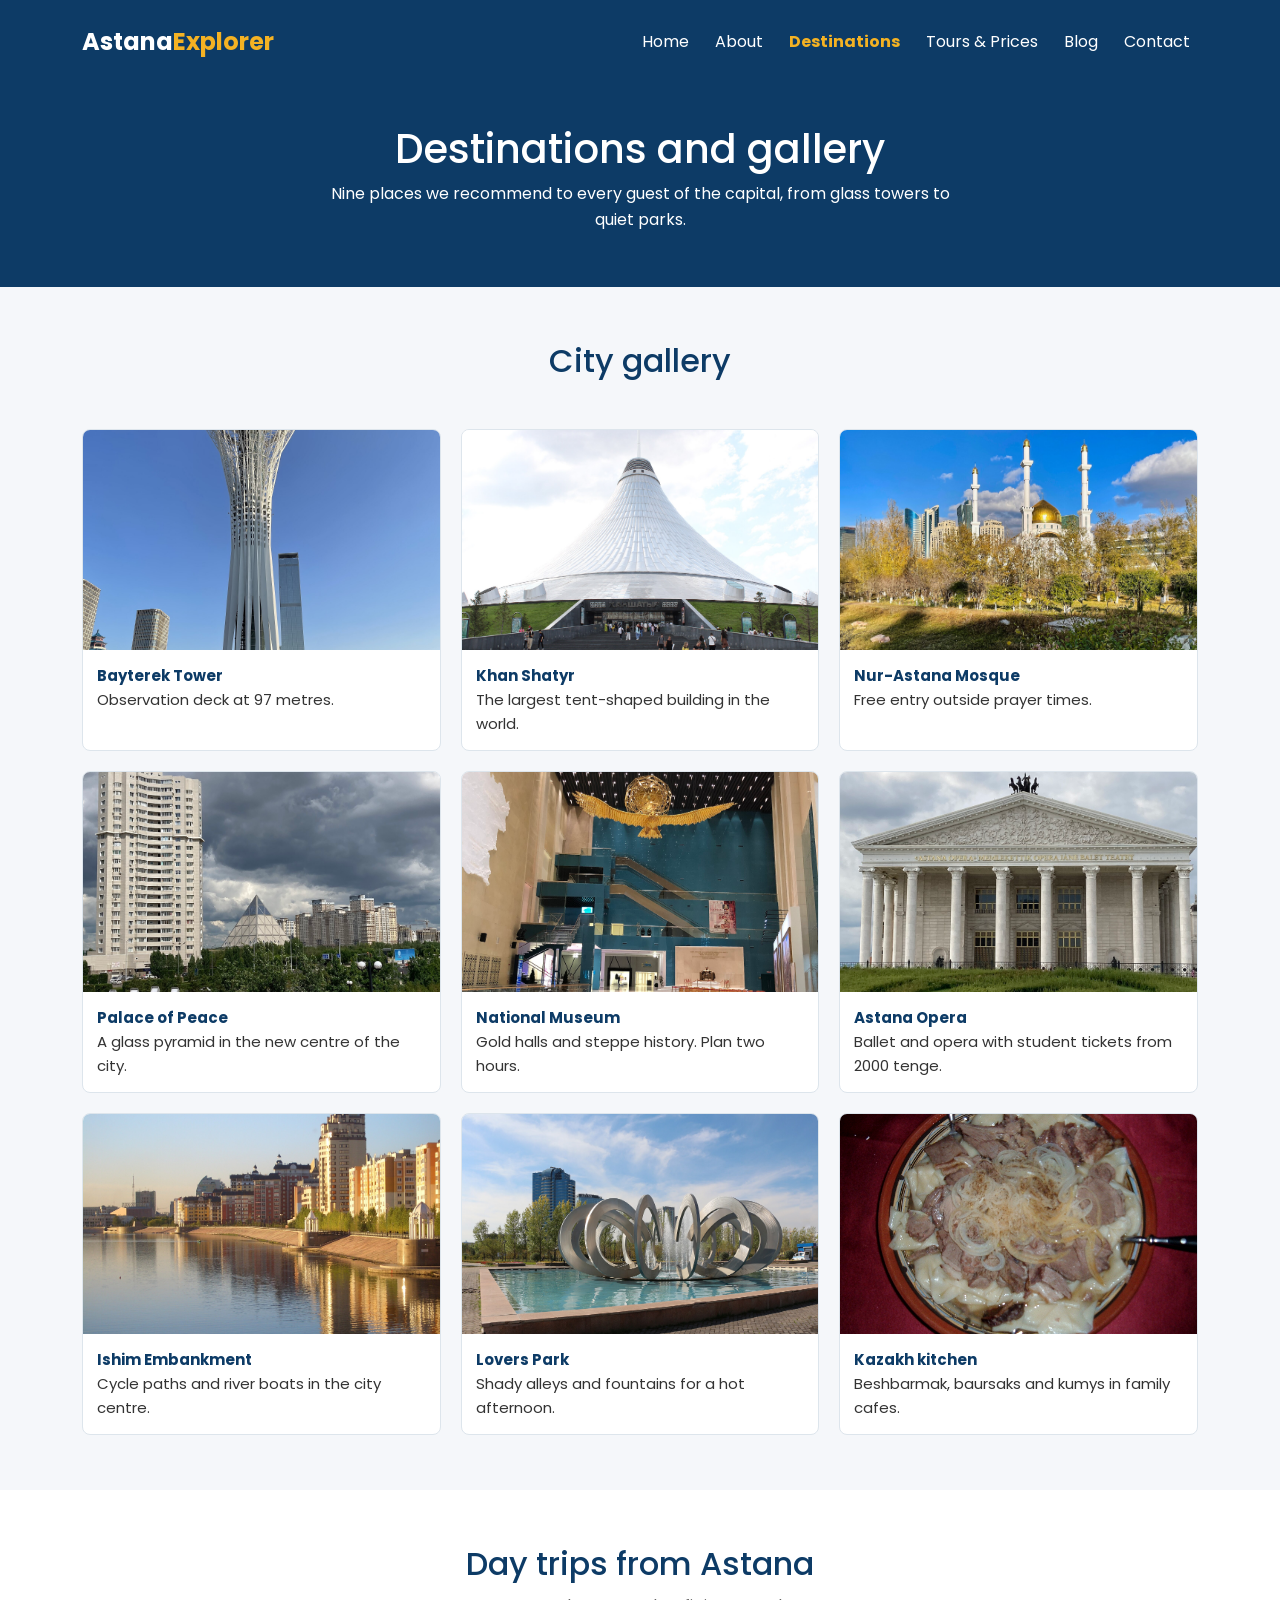
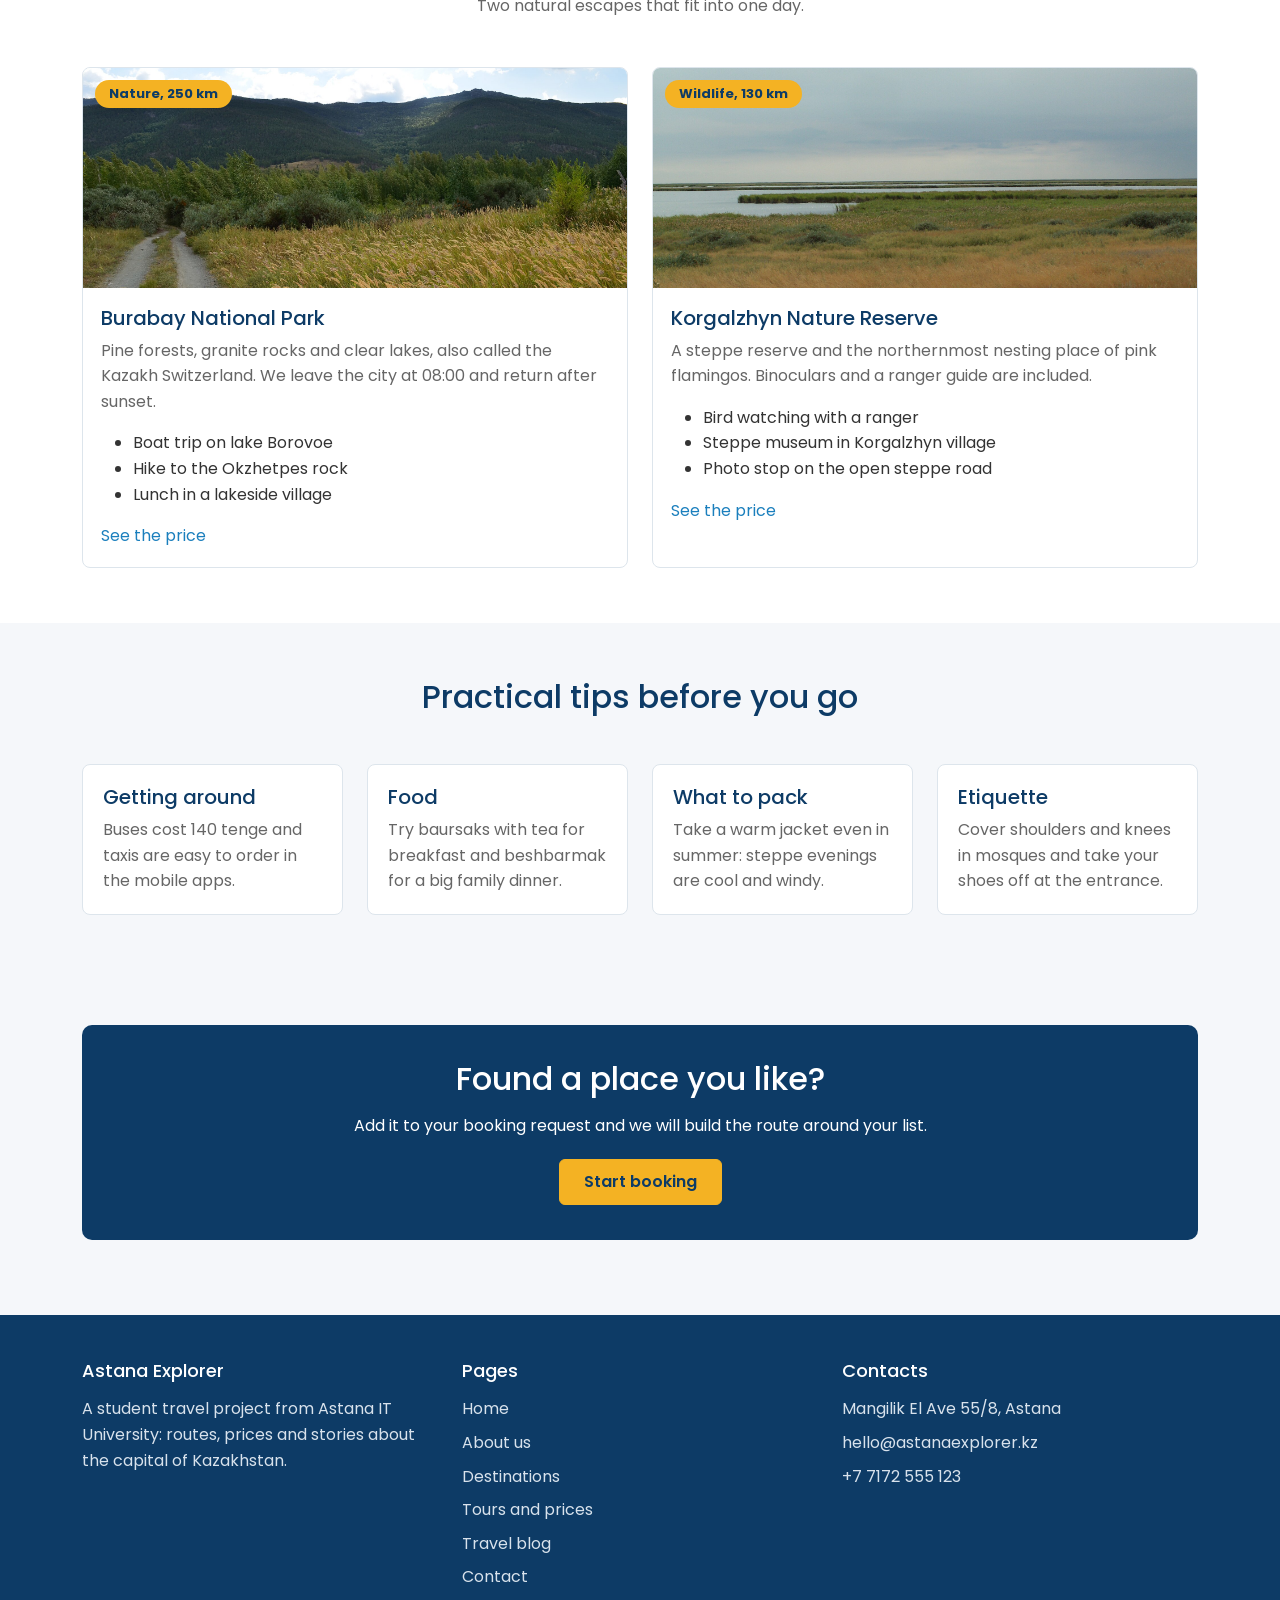
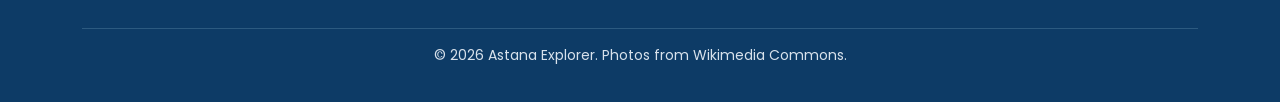
<file: destinations.html>
<!DOCTYPE html>
<html lang="en">
<head>
  <meta charset="UTF-8">
  <meta name="viewport" content="width=device-width, initial-scale=1">
  <meta name="description" content="Photo gallery of Astana landmarks and day trips around the capital.">
  <title>Destinations | Astana Explorer</title>
  <link rel="preconnect" href="https://fonts.googleapis.com">
  <link href="https://fonts.googleapis.com/css2?family=Poppins:wght@400;600;700&display=swap" rel="stylesheet">
  <link href="https://cdn.jsdelivr.net/npm/bootstrap@5.3.3/dist/css/bootstrap.min.css" rel="stylesheet">
  <link href="css/style.css" rel="stylesheet">
</head>
<body>

  <!-- Header and navigation menu -->
  <header class="site-header">
    <nav class="navbar navbar-expand-lg navbar-dark">
      <div class="container">
        <a class="navbar-brand" href="index.html">Astana<span>Explorer</span></a>
        <button class="navbar-toggler" type="button" data-bs-toggle="collapse" data-bs-target="#menu" aria-label="Toggle navigation">
          <span class="navbar-toggler-icon"></span>
        </button>
        <div class="collapse navbar-collapse" id="menu">
          <ul class="navbar-nav ms-auto">
            <li class="nav-item"><a class="nav-link" href="index.html">Home</a></li>
            <li class="nav-item"><a class="nav-link" href="about.html">About</a></li>
            <li class="nav-item"><a class="nav-link active" href="destinations.html">Destinations</a></li>
            <li class="nav-item"><a class="nav-link" href="tours.html">Tours &amp; Prices</a></li>
            <li class="nav-item"><a class="nav-link" href="blog.html">Blog</a></li>
            <li class="nav-item"><a class="nav-link" href="contact.html">Contact</a></li>
          </ul>
        </div>
      </div>
    </nav>
  </header>

  <main>

    <!-- Page header -->
    <section class="page-header">
      <div class="container">
        <h1>Destinations and gallery</h1>
        <p>Nine places we recommend to every guest of the capital, from glass towers to quiet parks.</p>
      </div>
    </section>

    <!-- Photo gallery built with CSS grid -->
    <section class="section">
      <div class="container">
        <div class="text-center mb-5">
          <h2 class="section-title">City gallery</h2>
        </div>

        <div class="gallery">
          <figure>
            <img src="images/bayterek.jpg" alt="Bayterek tower at sunset">
            <figcaption><strong>Bayterek Tower</strong> Observation deck at 97 metres.</figcaption>
          </figure>
          <figure>
            <img src="images/khan-shatyr.jpg" alt="Khan Shatyr shopping mall">
            <figcaption><strong>Khan Shatyr</strong> The largest tent-shaped building in the world.</figcaption>
          </figure>
          <figure>
            <img src="images/nur-astana-mosque.jpg" alt="Nur-Astana mosque with a golden dome">
            <figcaption><strong>Nur-Astana Mosque</strong> Free entry outside prayer times.</figcaption>
          </figure>
          <figure>
            <img src="images/palace-peace.jpg" alt="Palace of Peace and Reconciliation">
            <figcaption><strong>Palace of Peace</strong> A glass pyramid in the new centre of the city.</figcaption>
          </figure>
          <figure>
            <img src="images/national-museum.jpg" alt="National Museum of Kazakhstan">
            <figcaption><strong>National Museum</strong> Gold halls and steppe history. Plan two hours.</figcaption>
          </figure>
          <figure>
            <img src="images/astana-opera.jpg" alt="Astana Opera theatre">
            <figcaption><strong>Astana Opera</strong> Ballet and opera with student tickets from 2000 tenge.</figcaption>
          </figure>
          <figure>
            <img src="images/ishim-river.jpg" alt="Ishim river embankment in Astana">
            <figcaption><strong>Ishim Embankment</strong> Cycle paths and river boats in the city centre.</figcaption>
          </figure>
          <figure>
            <img src="images/central-park.jpg" alt="Park with a fountain in Astana">
            <figcaption><strong>Lovers Park</strong> Shady alleys and fountains for a hot afternoon.</figcaption>
          </figure>
          <figure>
            <img src="images/trip-food.jpg" alt="Kazakh national dish beshbarmak">
            <figcaption><strong>Kazakh kitchen</strong> Beshbarmak, baursaks and kumys in family cafes.</figcaption>
          </figure>
        </div>
      </div>
    </section>

    <!-- Day trips -->
    <section class="section section-white">
      <div class="container">
        <div class="text-center mb-5">
          <h2 class="section-title">Day trips from Astana</h2>
          <p class="section-text">Two natural escapes that fit into one day.</p>
        </div>

        <div class="row g-4">
          <div class="col-lg-6">
            <div class="photo-card">
              <span class="card-badge">Nature, 250 km</span>
              <img src="images/burabay.jpg" alt="Lake and forest in Burabay National Park">
              <div class="card-text">
                <h3>Burabay National Park</h3>
                <p>
                  Pine forests, granite rocks and clear lakes, also called the Kazakh Switzerland.
                  We leave the city at 08:00 and return after sunset.
                </p>
                <ul>
                  <li>Boat trip on lake Borovoe</li>
                  <li>Hike to the Okzhetpes rock</li>
                  <li>Lunch in a lakeside village</li>
                </ul>
                <a href="tours.html">See the price</a>
              </div>
            </div>
          </div>
          <div class="col-lg-6">
            <div class="photo-card">
              <span class="card-badge">Wildlife, 130 km</span>
              <img src="images/korgalzhyn.jpg" alt="Steppe lake in the Korgalzhyn nature reserve">
              <div class="card-text">
                <h3>Korgalzhyn Nature Reserve</h3>
                <p>
                  A steppe reserve and the northernmost nesting place of pink flamingos.
                  Binoculars and a ranger guide are included.
                </p>
                <ul>
                  <li>Bird watching with a ranger</li>
                  <li>Steppe museum in Korgalzhyn village</li>
                  <li>Photo stop on the open steppe road</li>
                </ul>
                <a href="tours.html">See the price</a>
              </div>
            </div>
          </div>
        </div>
      </div>
    </section>

    <!-- Practical tips -->
    <section class="section">
      <div class="container">
        <div class="text-center mb-5">
          <h2 class="section-title">Practical tips before you go</h2>
        </div>

        <div class="row g-4">
          <div class="col-sm-6 col-lg-3">
            <div class="info-box">
              <h3>Getting around</h3>
              <p>Buses cost 140 tenge and taxis are easy to order in the mobile apps.</p>
            </div>
          </div>
          <div class="col-sm-6 col-lg-3">
            <div class="info-box">
              <h3>Food</h3>
              <p>Try baursaks with tea for breakfast and beshbarmak for a big family dinner.</p>
            </div>
          </div>
          <div class="col-sm-6 col-lg-3">
            <div class="info-box">
              <h3>What to pack</h3>
              <p>Take a warm jacket even in summer: steppe evenings are cool and windy.</p>
            </div>
          </div>
          <div class="col-sm-6 col-lg-3">
            <div class="info-box">
              <h3>Etiquette</h3>
              <p>Cover shoulders and knees in mosques and take your shoes off at the entrance.</p>
            </div>
          </div>
        </div>
      </div>
    </section>

    <!-- Call to action -->
    <section class="section">
      <div class="container">
        <div class="cta-box">
          <h2>Found a place you like?</h2>
          <p>Add it to your booking request and we will build the route around your list.</p>
          <a class="btn btn-gold" href="contact.html">Start booking</a>
        </div>
      </div>
    </section>

  </main>

  <!-- Footer -->
  <footer class="site-footer">
    <div class="container">
      <div class="row">
        <div class="col-md-4 footer-column">
          <h4>Astana Explorer</h4>
          <p>
            A student travel project from Astana IT University: routes, prices and stories about the
            capital of Kazakhstan.
          </p>
        </div>
        <div class="col-md-4 footer-column">
          <h4>Pages</h4>
          <ul class="footer-list">
            <li><a href="index.html">Home</a></li>
            <li><a href="about.html">About us</a></li>
            <li><a href="destinations.html">Destinations</a></li>
            <li><a href="tours.html">Tours and prices</a></li>
            <li><a href="blog.html">Travel blog</a></li>
            <li><a href="contact.html">Contact</a></li>
          </ul>
        </div>
        <div class="col-md-4 footer-column">
          <h4>Contacts</h4>
          <ul class="footer-list">
            <li>Mangilik El Ave 55/8, Astana</li>
            <li><a href="mailto:hello@astanaexplorer.kz">hello@astanaexplorer.kz</a></li>
            <li><a href="tel:+77172555123">+7&nbsp;7172&nbsp;555&nbsp;123</a></li>
          </ul>
        </div>
      </div>
      <p class="copyright">&copy; 2026 Astana Explorer. Photos from Wikimedia Commons.</p>
    </div>
  </footer>

  <script src="https://cdn.jsdelivr.net/npm/bootstrap@5.3.3/dist/js/bootstrap.bundle.min.js"></script>
</body>
</html>
</file>
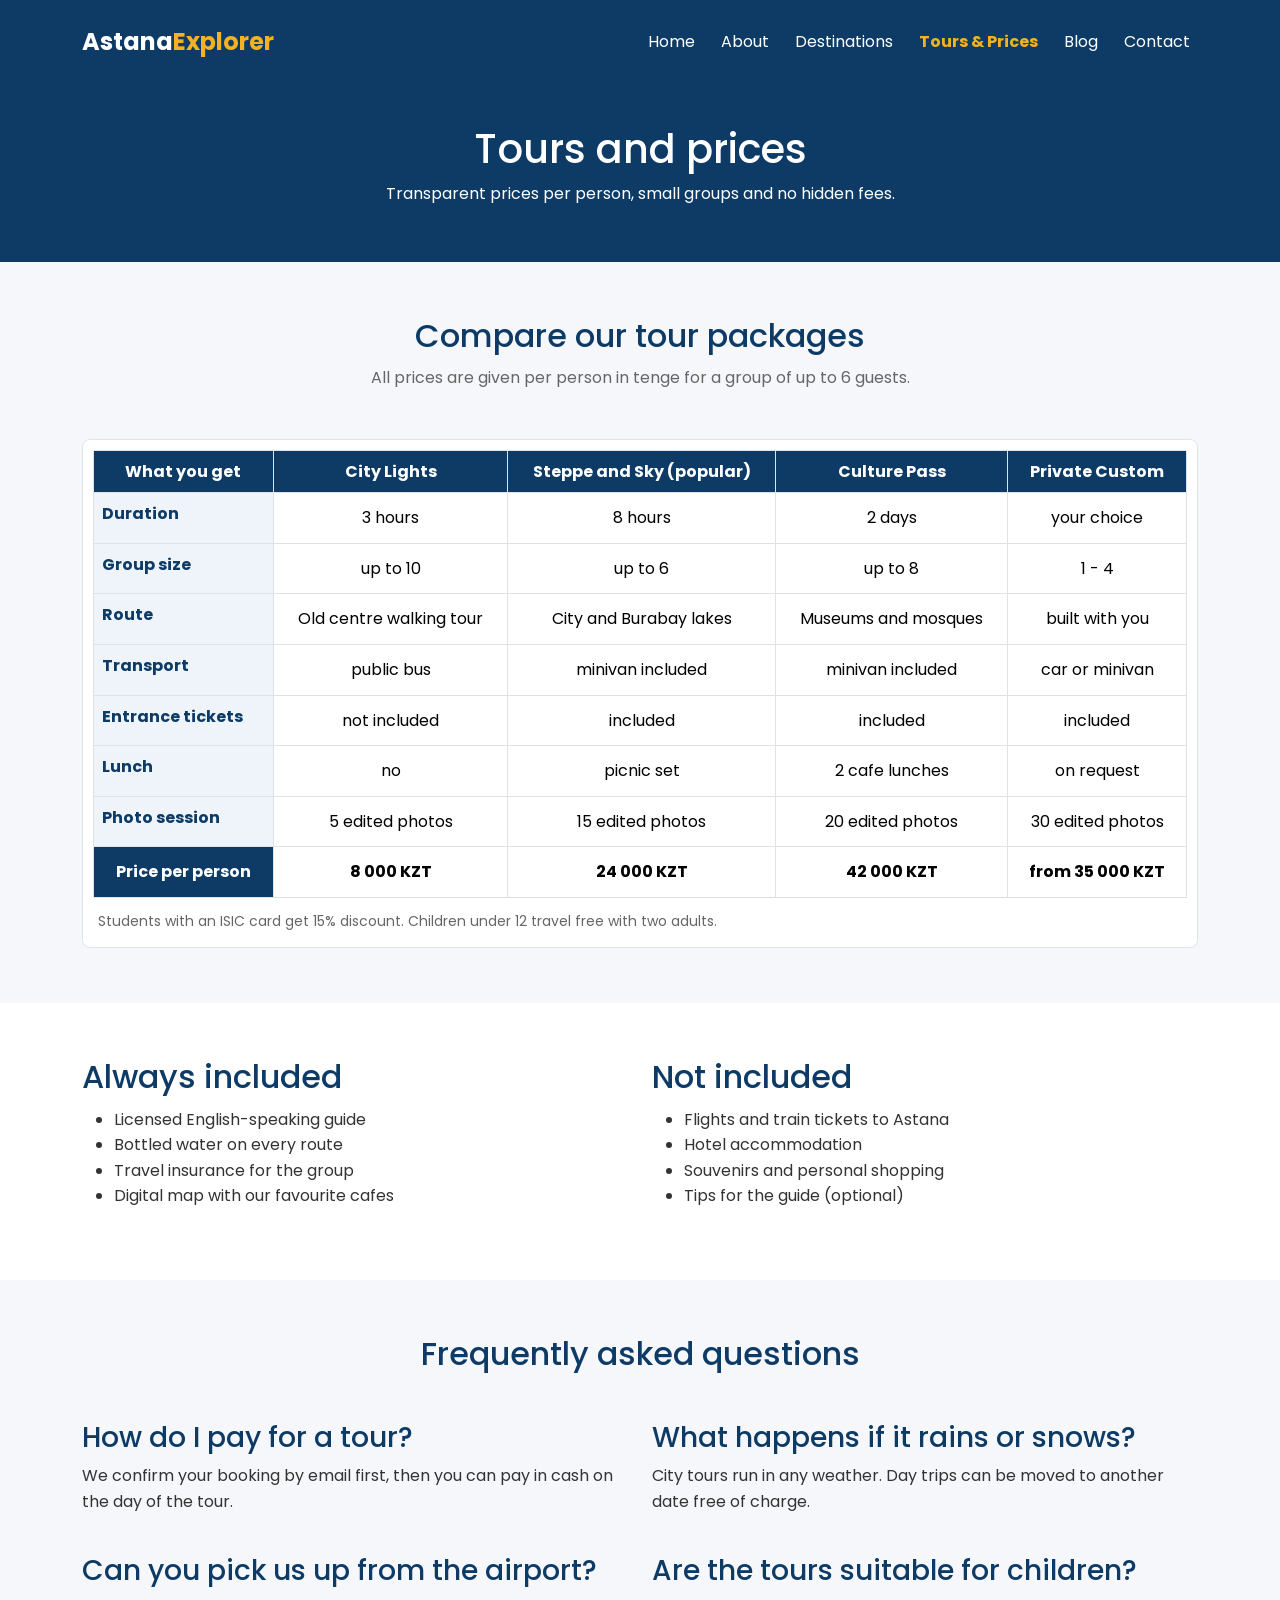
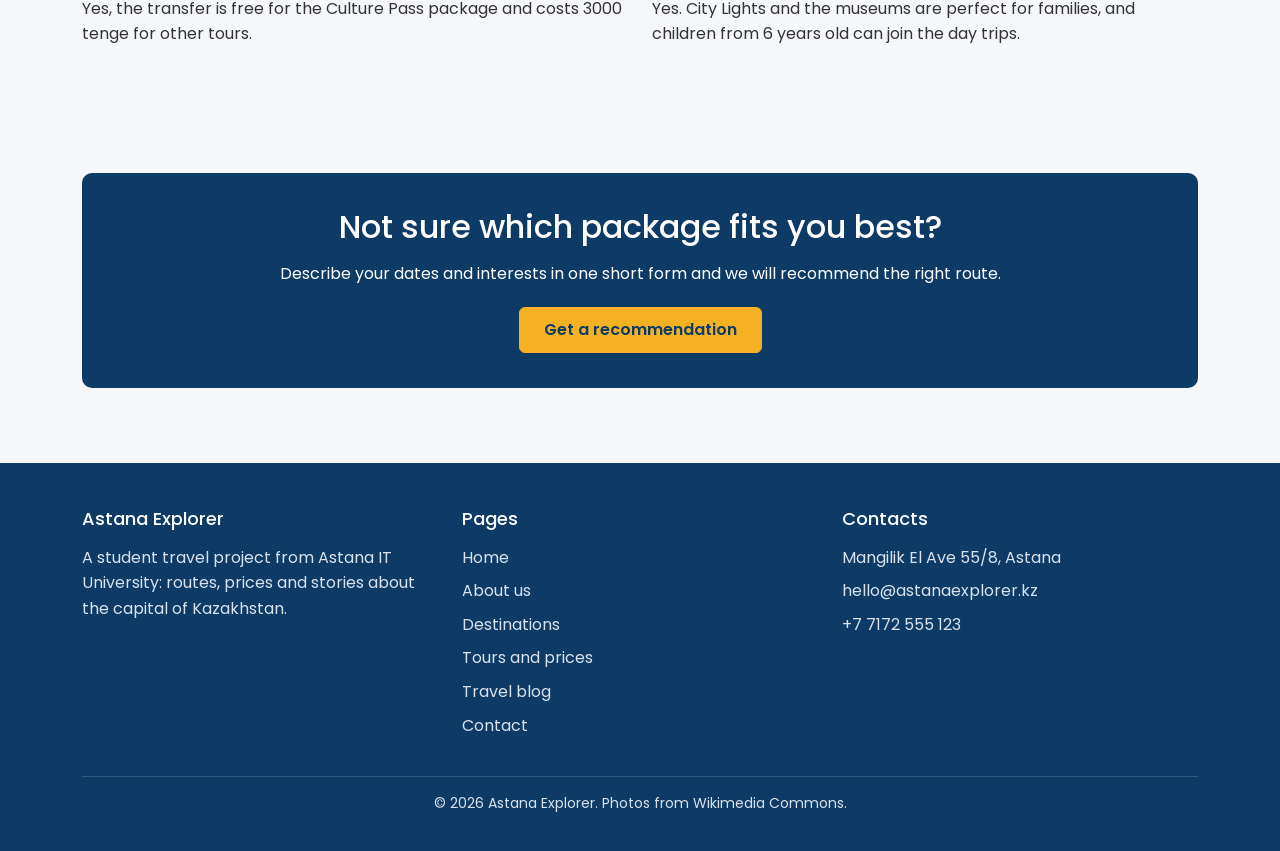
<file: tours.html>
<!DOCTYPE html>
<html lang="en">
<head>
  <meta charset="UTF-8">
  <meta name="viewport" content="width=device-width, initial-scale=1">
  <meta name="description" content="Tour packages of Astana Explorer with prices and what is included.">
  <title>Tours and Prices | Astana Explorer</title>
  <link rel="preconnect" href="https://fonts.googleapis.com">
  <link href="https://fonts.googleapis.com/css2?family=Poppins:wght@400;600;700&display=swap" rel="stylesheet">
  <link href="https://cdn.jsdelivr.net/npm/bootstrap@5.3.3/dist/css/bootstrap.min.css" rel="stylesheet">
  <link href="css/style.css" rel="stylesheet">
</head>
<body>

  <!-- Header and navigation menu -->
  <header class="site-header">
    <nav class="navbar navbar-expand-lg navbar-dark">
      <div class="container">
        <a class="navbar-brand" href="index.html">Astana<span>Explorer</span></a>
        <button class="navbar-toggler" type="button" data-bs-toggle="collapse" data-bs-target="#menu" aria-label="Toggle navigation">
          <span class="navbar-toggler-icon"></span>
        </button>
        <div class="collapse navbar-collapse" id="menu">
          <ul class="navbar-nav ms-auto">
            <li class="nav-item"><a class="nav-link" href="index.html">Home</a></li>
            <li class="nav-item"><a class="nav-link" href="about.html">About</a></li>
            <li class="nav-item"><a class="nav-link" href="destinations.html">Destinations</a></li>
            <li class="nav-item"><a class="nav-link active" href="tours.html">Tours &amp; Prices</a></li>
            <li class="nav-item"><a class="nav-link" href="blog.html">Blog</a></li>
            <li class="nav-item"><a class="nav-link" href="contact.html">Contact</a></li>
          </ul>
        </div>
      </div>
    </nav>
  </header>

  <main>

    <!-- Page header -->
    <section class="page-header">
      <div class="container">
        <h1>Tours and prices</h1>
        <p>Transparent prices per person, small groups and no hidden fees.</p>
      </div>
    </section>

    <!-- Comparison table -->
    <section class="section">
      <div class="container">
        <div class="text-center mb-5">
          <h2 class="section-title">Compare our tour packages</h2>
          <p class="section-text">All prices are given per person in tenge for a group of up to 6 guests.</p>
        </div>

        <div class="table-card">
          <div class="table-responsive">
            <table class="table table-bordered tour-table">
              <thead>
                <tr>
                  <th scope="col">What you get</th>
                  <th scope="col">City Lights</th>
                  <th scope="col">Steppe and Sky (popular)</th>
                  <th scope="col">Culture Pass</th>
                  <th scope="col">Private Custom</th>
                </tr>
              </thead>
              <tbody>
                <tr>
                  <th scope="row">Duration</th>
                  <td>3 hours</td>
                  <td>8 hours</td>
                  <td>2 days</td>
                  <td>your choice</td>
                </tr>
                <tr>
                  <th scope="row">Group size</th>
                  <td>up to 10</td>
                  <td>up to 6</td>
                  <td>up to 8</td>
                  <td>1 - 4</td>
                </tr>
                <tr>
                  <th scope="row">Route</th>
                  <td>Old centre walking tour</td>
                  <td>City and Burabay lakes</td>
                  <td>Museums and mosques</td>
                  <td>built with you</td>
                </tr>
                <tr>
                  <th scope="row">Transport</th>
                  <td>public bus</td>
                  <td>minivan included</td>
                  <td>minivan included</td>
                  <td>car or minivan</td>
                </tr>
                <tr>
                  <th scope="row">Entrance tickets</th>
                  <td>not included</td>
                  <td>included</td>
                  <td>included</td>
                  <td>included</td>
                </tr>
                <tr>
                  <th scope="row">Lunch</th>
                  <td>no</td>
                  <td>picnic set</td>
                  <td>2 cafe lunches</td>
                  <td>on request</td>
                </tr>
                <tr>
                  <th scope="row">Photo session</th>
                  <td>5 edited photos</td>
                  <td>15 edited photos</td>
                  <td>20 edited photos</td>
                  <td>30 edited photos</td>
                </tr>
              </tbody>
              <tfoot>
                <tr>
                  <th scope="row">Price per person</th>
                  <td><strong>8 000 KZT</strong></td>
                  <td><strong>24 000 KZT</strong></td>
                  <td><strong>42 000 KZT</strong></td>
                  <td><strong>from 35 000 KZT</strong></td>
                </tr>
              </tfoot>
            </table>
          </div>
          <p class="table-note">
            Students with an ISIC card get 15% discount. Children under 12 travel free with two adults.
          </p>
        </div>
      </div>
    </section>

    <!-- What is included -->
    <section class="section section-white">
      <div class="container">
        <div class="row g-4">
          <div class="col-lg-6">
            <h2 class="section-title">Always included</h2>
            <ul>
              <li>Licensed English-speaking guide</li>
              <li>Bottled water on every route</li>
              <li>Travel insurance for the group</li>
              <li>Digital map with our favourite cafes</li>
            </ul>
          </div>
          <div class="col-lg-6">
            <h2 class="section-title">Not included</h2>
            <ul>
              <li>Flights and train tickets to Astana</li>
              <li>Hotel accommodation</li>
              <li>Souvenirs and personal shopping</li>
              <li>Tips for the guide (optional)</li>
            </ul>
          </div>
        </div>
      </div>
    </section>

    <!-- Frequently asked questions -->
    <section class="section">
      <div class="container">
        <div class="text-center mb-5">
          <h2 class="section-title">Frequently asked questions</h2>
        </div>

        <div class="row g-4">
          <div class="col-md-6">
            <h3>How do I pay for a tour?</h3>
            <p>We confirm your booking by email first, then you can pay in cash on the day of the tour.</p>
          </div>
          <div class="col-md-6">
            <h3>What happens if it rains or snows?</h3>
            <p>City tours run in any weather. Day trips can be moved to another date free of charge.</p>
          </div>
          <div class="col-md-6">
            <h3>Can you pick us up from the airport?</h3>
            <p>Yes, the transfer is free for the Culture Pass package and costs 3000 tenge for other tours.</p>
          </div>
          <div class="col-md-6">
            <h3>Are the tours suitable for children?</h3>
            <p>Yes. City Lights and the museums are perfect for families, and children from 6 years old
              can join the day trips.</p>
          </div>
        </div>
      </div>
    </section>

    <!-- Call to action -->
    <section class="section">
      <div class="container">
        <div class="cta-box">
          <h2>Not sure which package fits you best?</h2>
          <p>Describe your dates and interests in one short form and we will recommend the right route.</p>
          <a class="btn btn-gold" href="contact.html">Get a recommendation</a>
        </div>
      </div>
    </section>

  </main>

  <!-- Footer -->
  <footer class="site-footer">
    <div class="container">
      <div class="row">
        <div class="col-md-4 footer-column">
          <h4>Astana Explorer</h4>
          <p>
            A student travel project from Astana IT University: routes, prices and stories about the
            capital of Kazakhstan.
          </p>
        </div>
        <div class="col-md-4 footer-column">
          <h4>Pages</h4>
          <ul class="footer-list">
            <li><a href="index.html">Home</a></li>
            <li><a href="about.html">About us</a></li>
            <li><a href="destinations.html">Destinations</a></li>
            <li><a href="tours.html">Tours and prices</a></li>
            <li><a href="blog.html">Travel blog</a></li>
            <li><a href="contact.html">Contact</a></li>
          </ul>
        </div>
        <div class="col-md-4 footer-column">
          <h4>Contacts</h4>
          <ul class="footer-list">
            <li>Mangilik El Ave 55/8, Astana</li>
            <li><a href="mailto:hello@astanaexplorer.kz">hello@astanaexplorer.kz</a></li>
            <li><a href="tel:+77172555123">+7&nbsp;7172&nbsp;555&nbsp;123</a></li>
          </ul>
        </div>
      </div>
      <p class="copyright">&copy; 2026 Astana Explorer. Photos from Wikimedia Commons.</p>
    </div>
  </footer>

  <script src="https://cdn.jsdelivr.net/npm/bootstrap@5.3.3/dist/js/bootstrap.bundle.min.js"></script>
</body>
</html>
</file>
<file: css/style.css>
/* ============================================================
   Astana Explorer - style.css
   Web Technologies 1 - Midterm project
   Sections: 1) General  2) Header  3) Hero  4) Sections
             5) Cards  6) Gallery  7) Table  8) Form
             9) Footer  10) Media queries
   ============================================================ */


/* ---------- 1) General ---------- */

body {
  font-family: "Poppins", Arial, sans-serif;
  color: #333333;
  background-color: #f5f7fa;
  line-height: 1.6;
  padding-top: 70px; /* space for the fixed header */
}

h1,
h2,
h3,
h4 {
  color: #0d3b66;
}

a {
  color: #1b7fbd;
  text-decoration: none;
}

a:hover {
  color: #d99414;
  text-decoration: underline;
}

img {
  max-width: 100%;
}

.section {
  padding: 55px 0;
}

.section-white {
  background-color: #ffffff;
}

.section-title {
  margin-bottom: 10px;
}

.section-text {
  color: #666666;
  max-width: 650px;
}

.text-center .section-text {
  margin-left: auto;
  margin-right: auto;
}

.btn-gold {
  background-color: #f4b223;
  border: 1px solid #f4b223;
  color: #0d3b66;
  font-weight: 600;
  padding: 10px 24px;
}

.btn-gold:hover {
  background-color: #d99414;
  border-color: #d99414;
  color: #0d3b66;
}

.btn-blue {
  background-color: #1b7fbd;
  border: 1px solid #1b7fbd;
  color: #ffffff;
  font-weight: 600;
  padding: 10px 24px;
}

.btn-blue:hover {
  background-color: #0d3b66;
  border-color: #0d3b66;
  color: #ffffff;
}


/* ---------- 2) Header ---------- */

.site-header {
  position: fixed; /* positioning technique 1: fixed menu */
  top: 0;
  left: 0;
  right: 0;
  background-color: #0d3b66;
  z-index: 1000;
  padding: 10px 0;
}

.site-header .navbar-brand {
  color: #ffffff;
  font-size: 24px;
  font-weight: 700;
}

.site-header .navbar-brand span {
  color: #f4b223;
}

.site-header .nav-link {
  color: #ffffff;
  margin-left: 10px;
}

.site-header .nav-link:hover {
  color: #f4b223;
}

.site-header .nav-link.active {
  color: #f4b223;
  font-weight: bold;
}


/* ---------- 3) Hero ---------- */

.hero {
  background-image: url("../images/hero-astana.jpg");
  background-size: cover;
  background-position: center;
  padding: 70px 0;
}

.hero-text {
  background-color: rgba(13, 59, 102, 0.75);
  color: #ffffff;
  padding: 35px;
  border-radius: 10px;
  max-width: 640px;
}

.hero-text h1 {
  color: #ffffff;
  font-size: 42px;
  margin-bottom: 15px;
}

.hero-text p {
  margin-bottom: 25px;
}

.page-header {
  background-color: #0d3b66;
  color: #ffffff;
  text-align: center;
  padding: 55px 0;
}

.page-header h1 {
  color: #ffffff;
}

.page-header p {
  max-width: 650px;
  margin: 0 auto;
}


/* ---------- 4) Sections and blocks ---------- */

.two-columns {
  display: flex; /* flexbox layout */
  gap: 35px;
  align-items: center;
}

.two-columns > div {
  flex: 1;
}

.stats {
  display: flex;
  gap: 20px;
  text-align: center;
}

.stat-box {
  flex: 1;
  background-color: #ffffff;
  border: 1px solid #dde5ec;
  border-radius: 8px;
  padding: 20px;
}

.stat-box strong {
  display: block;
  font-size: 30px;
  color: #1b7fbd;
}

.stat-box span {
  color: #666666;
  font-size: 15px;
}

.cta-box {
  background-color: #0d3b66;
  color: #ffffff;
  border-radius: 10px;
  padding: 35px;
  text-align: center;
}

.cta-box h2 {
  color: #ffffff;
  margin-bottom: 15px;
}

.cta-box p {
  margin-bottom: 20px;
}


/* ---------- 5) Cards ---------- */

.info-box {
  background-color: #ffffff;
  border: 1px solid #dde5ec;
  border-radius: 8px;
  padding: 20px;
  height: 100%;
}

.info-box h3 {
  font-size: 20px;
}

.info-box p {
  margin-bottom: 0;
  color: #666666;
}

.photo-card {
  position: relative; /* parent for the badge */
  background-color: #ffffff;
  border: 1px solid #dde5ec;
  border-radius: 8px;
  overflow: hidden;
  height: 100%;
}

.photo-card img {
  width: 100%;
  height: 220px;
  object-fit: cover;
}

.photo-card .card-text {
  padding: 18px;
}

.photo-card h3 {
  font-size: 20px;
}

.photo-card p {
  color: #666666;
}

.card-badge {
  position: absolute; /* positioning technique 2: absolute badge */
  top: 12px;
  left: 12px;
  background-color: #f4b223;
  color: #0d3b66;
  font-size: 13px;
  font-weight: 700;
  padding: 4px 14px;
  border-radius: 20px;
}

.team-card {
  background-color: #ffffff;
  border: 1px solid #dde5ec;
  border-radius: 8px;
  padding: 20px;
  text-align: center;
  height: 100%;
}

.avatar {
  display: inline-block;
  width: 70px;
  height: 70px;
  line-height: 70px;
  border-radius: 50%;
  background-color: #1b7fbd;
  color: #ffffff;
  font-size: 22px;
  font-weight: 700;
  margin-bottom: 12px;
}

.team-role {
  color: #d99414;
  font-size: 14px;
  font-weight: 600;
}


/* ---------- 6) Gallery (CSS grid) ---------- */

.gallery {
  display: grid; /* grid layout */
  grid-template-columns: repeat(3, 1fr);
  gap: 20px;
}

.gallery figure {
  background-color: #ffffff;
  border: 1px solid #dde5ec;
  border-radius: 8px;
  overflow: hidden;
  margin: 0;
}

.gallery img {
  width: 100%;
  height: 220px;
  object-fit: cover;
}

.gallery figcaption {
  padding: 14px;
  font-size: 15px;
}

.gallery figcaption strong {
  display: block;
  color: #0d3b66;
}


/* ---------- 7) Table ---------- */

.table-card {
  background-color: #ffffff;
  border: 1px solid #dde5ec;
  border-radius: 8px;
  padding: 10px;
}

.tour-table {
  margin-bottom: 0;
}

.tour-table th {
  background-color: #0d3b66;
  color: #ffffff;
  text-align: center;
}

.tour-table td {
  text-align: center;
  padding: 12px 10px;
}

.tour-table tbody th {
  background-color: #eef4f9;
  color: #0d3b66;
  text-align: left;
}

.table-note {
  color: #666666;
  font-size: 14px;
  margin: 12px 5px 5px;
}


/* ---------- 8) Form ---------- */

.form-box {
  background-color: #ffffff;
  border: 1px solid #dde5ec;
  border-radius: 8px;
  padding: 25px;
}

.form-label {
  font-weight: 600;
  color: #0d3b66;
}

.contact-box {
  background-color: #ffffff;
  border: 1px solid #dde5ec;
  border-radius: 8px;
  padding: 20px;
  height: 100%;
}

.contact-box h3 {
  font-size: 18px;
  margin-bottom: 5px;
}

.contact-box p {
  margin-bottom: 0;
  color: #666666;
}


/* ---------- 9) Footer ---------- */

.site-footer {
  background-color: #0d3b66;
  color: #d8e2ec;
  padding: 45px 0 20px;
  margin-top: 20px;
}

.site-footer h4 {
  color: #ffffff;
  font-size: 18px;
  margin-bottom: 15px;
}

.site-footer a {
  color: #d8e2ec;
}

.site-footer a:hover {
  color: #f4b223;
}

.footer-list {
  list-style: none;
  padding: 0;
  margin: 0;
}

.footer-list li {
  margin-bottom: 8px;
}

.copyright {
  border-top: 1px solid #2c5a80;
  margin-top: 30px;
  padding-top: 15px;
  text-align: center;
  font-size: 14px;
}


/* ---------- 10) Media queries ---------- */

/* Tablet */
@media (max-width: 992px) {
  .hero-text h1 {
    font-size: 32px;
  }

  .two-columns {
    flex-direction: column;
  }

  .gallery {
    grid-template-columns: repeat(2, 1fr);
  }

  .stats {
    flex-wrap: wrap;
  }

  .stat-box {
    flex: 1 1 40%;
  }

  .site-header .nav-link {
    margin-left: 0;
  }
}

/* Mobile phone */
@media (max-width: 576px) {
  .hero-text {
    padding: 20px;
  }

  .hero-text h1 {
    font-size: 26px;
  }

  .gallery {
    grid-template-columns: 1fr;
  }

  .stats {
    flex-direction: column;
  }

  .section {
    padding: 35px 0;
  }

  .footer-column {
    text-align: center;
    margin-bottom: 20px;
  }
}
</file>
